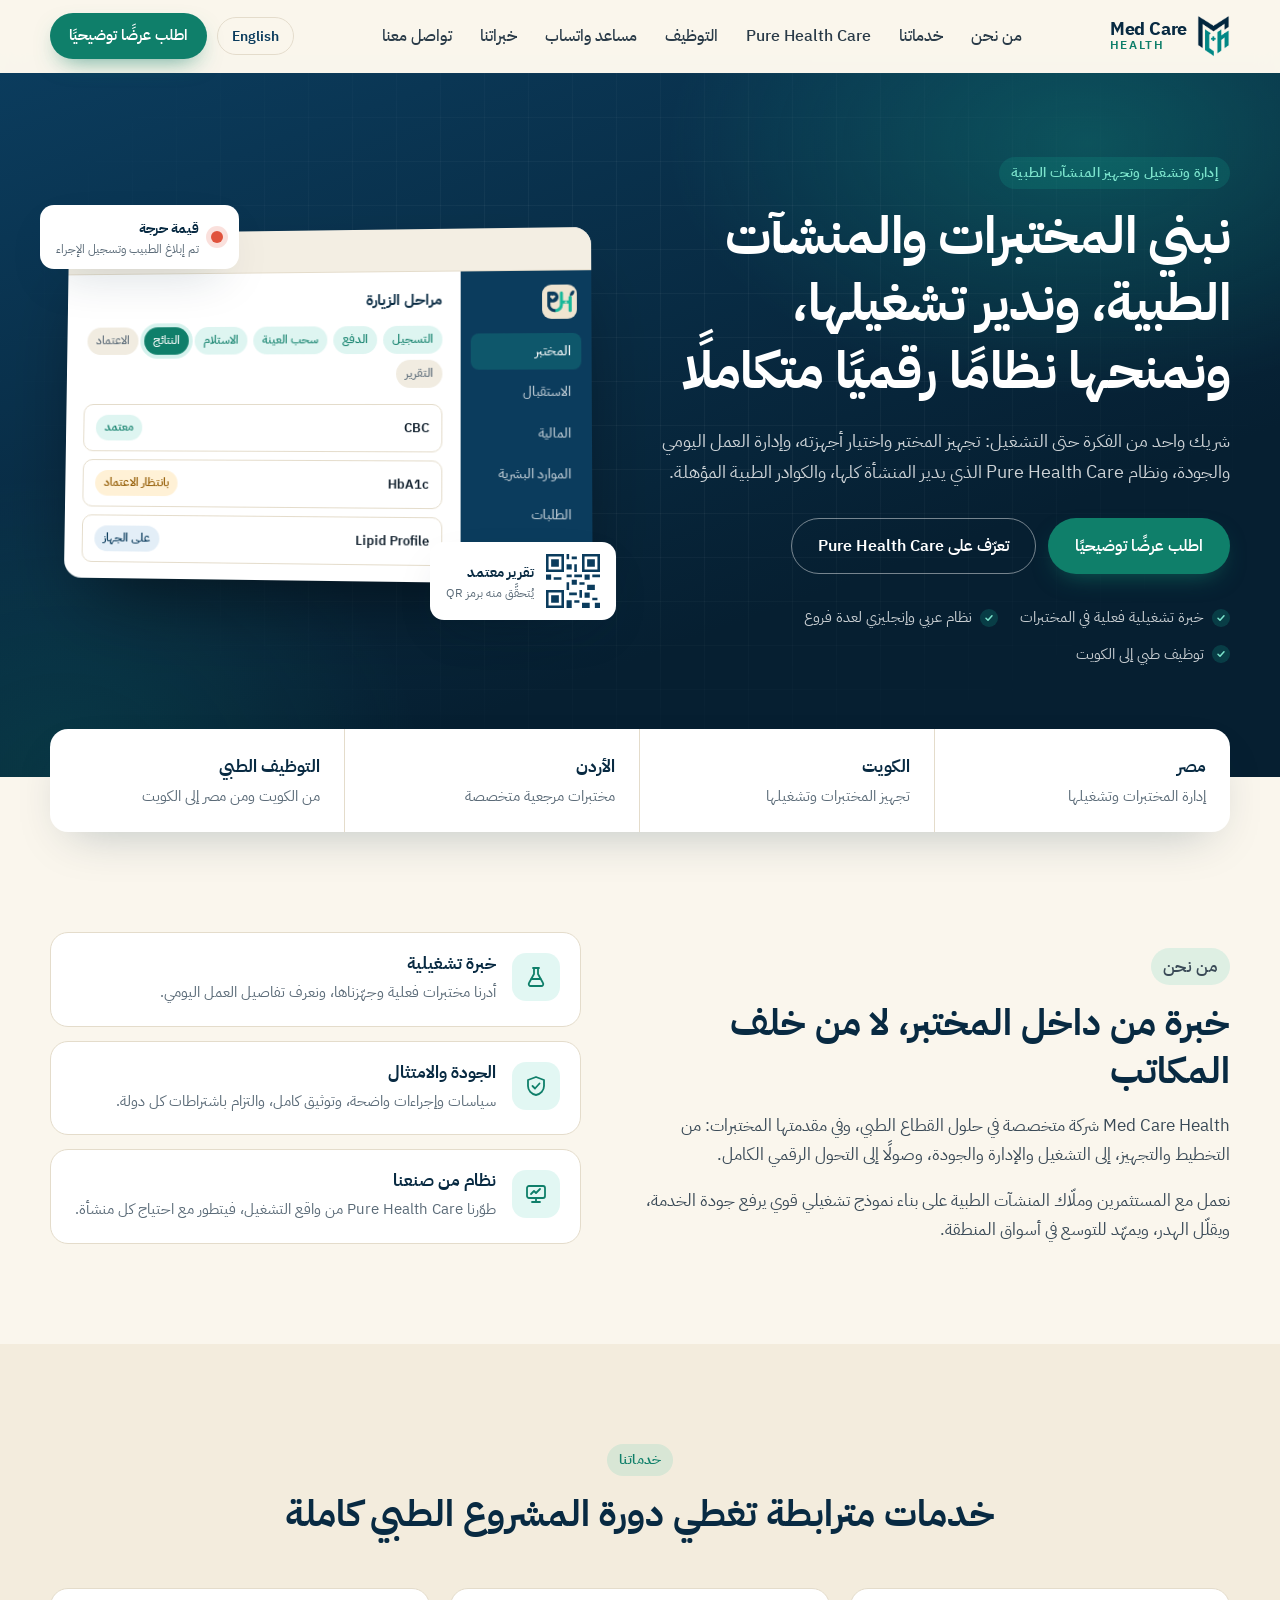
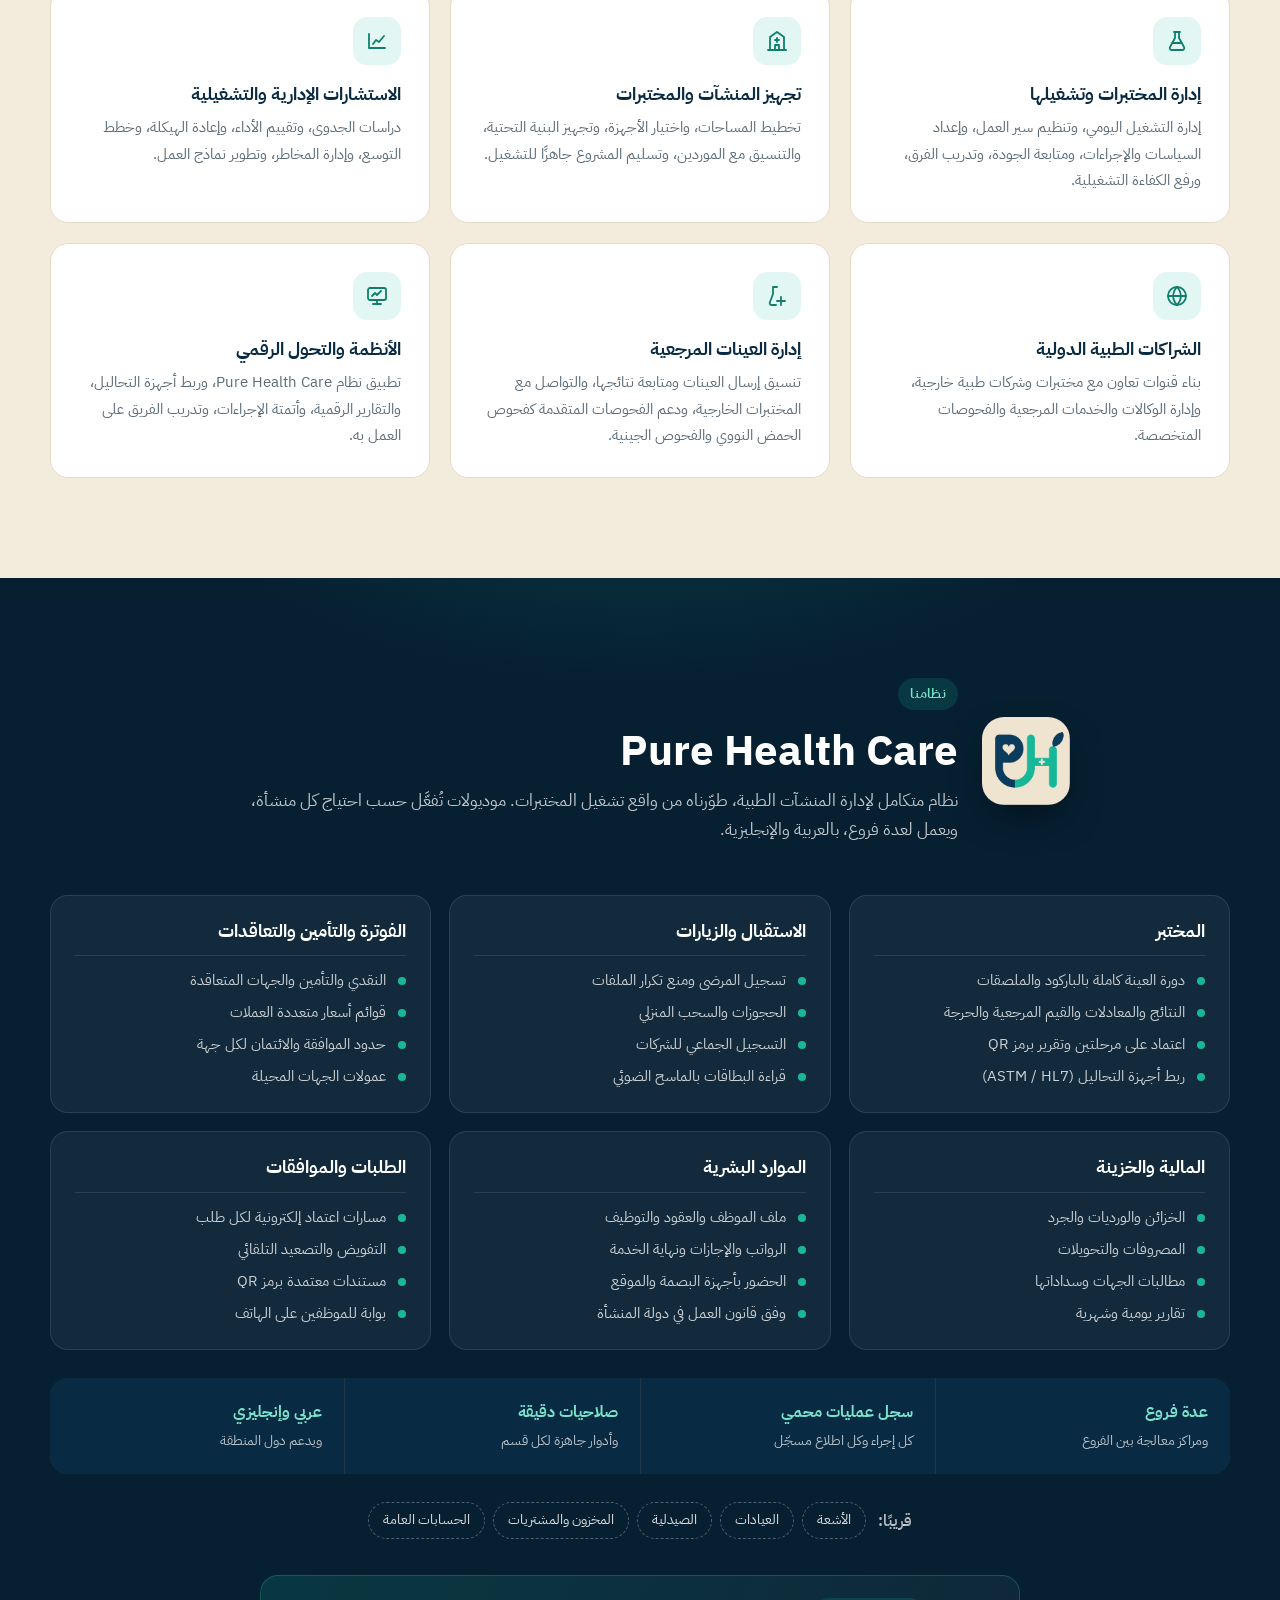
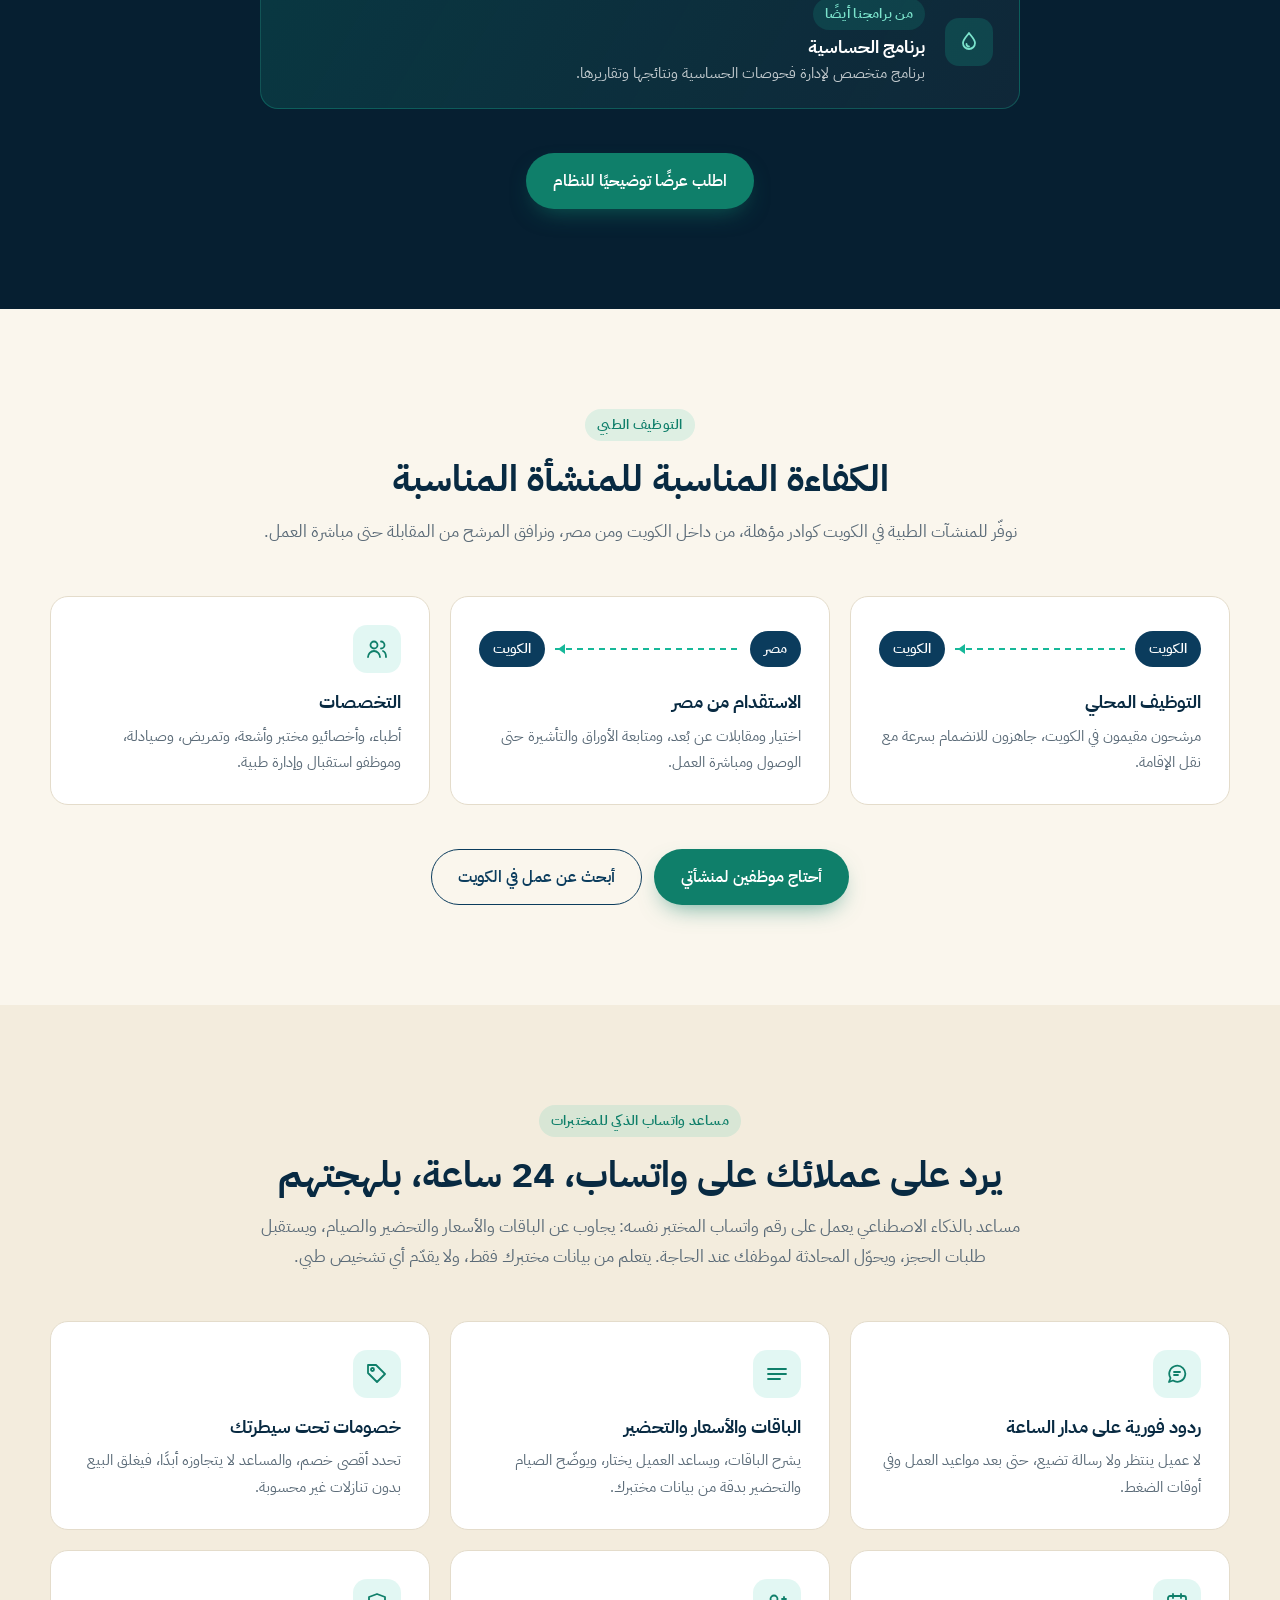
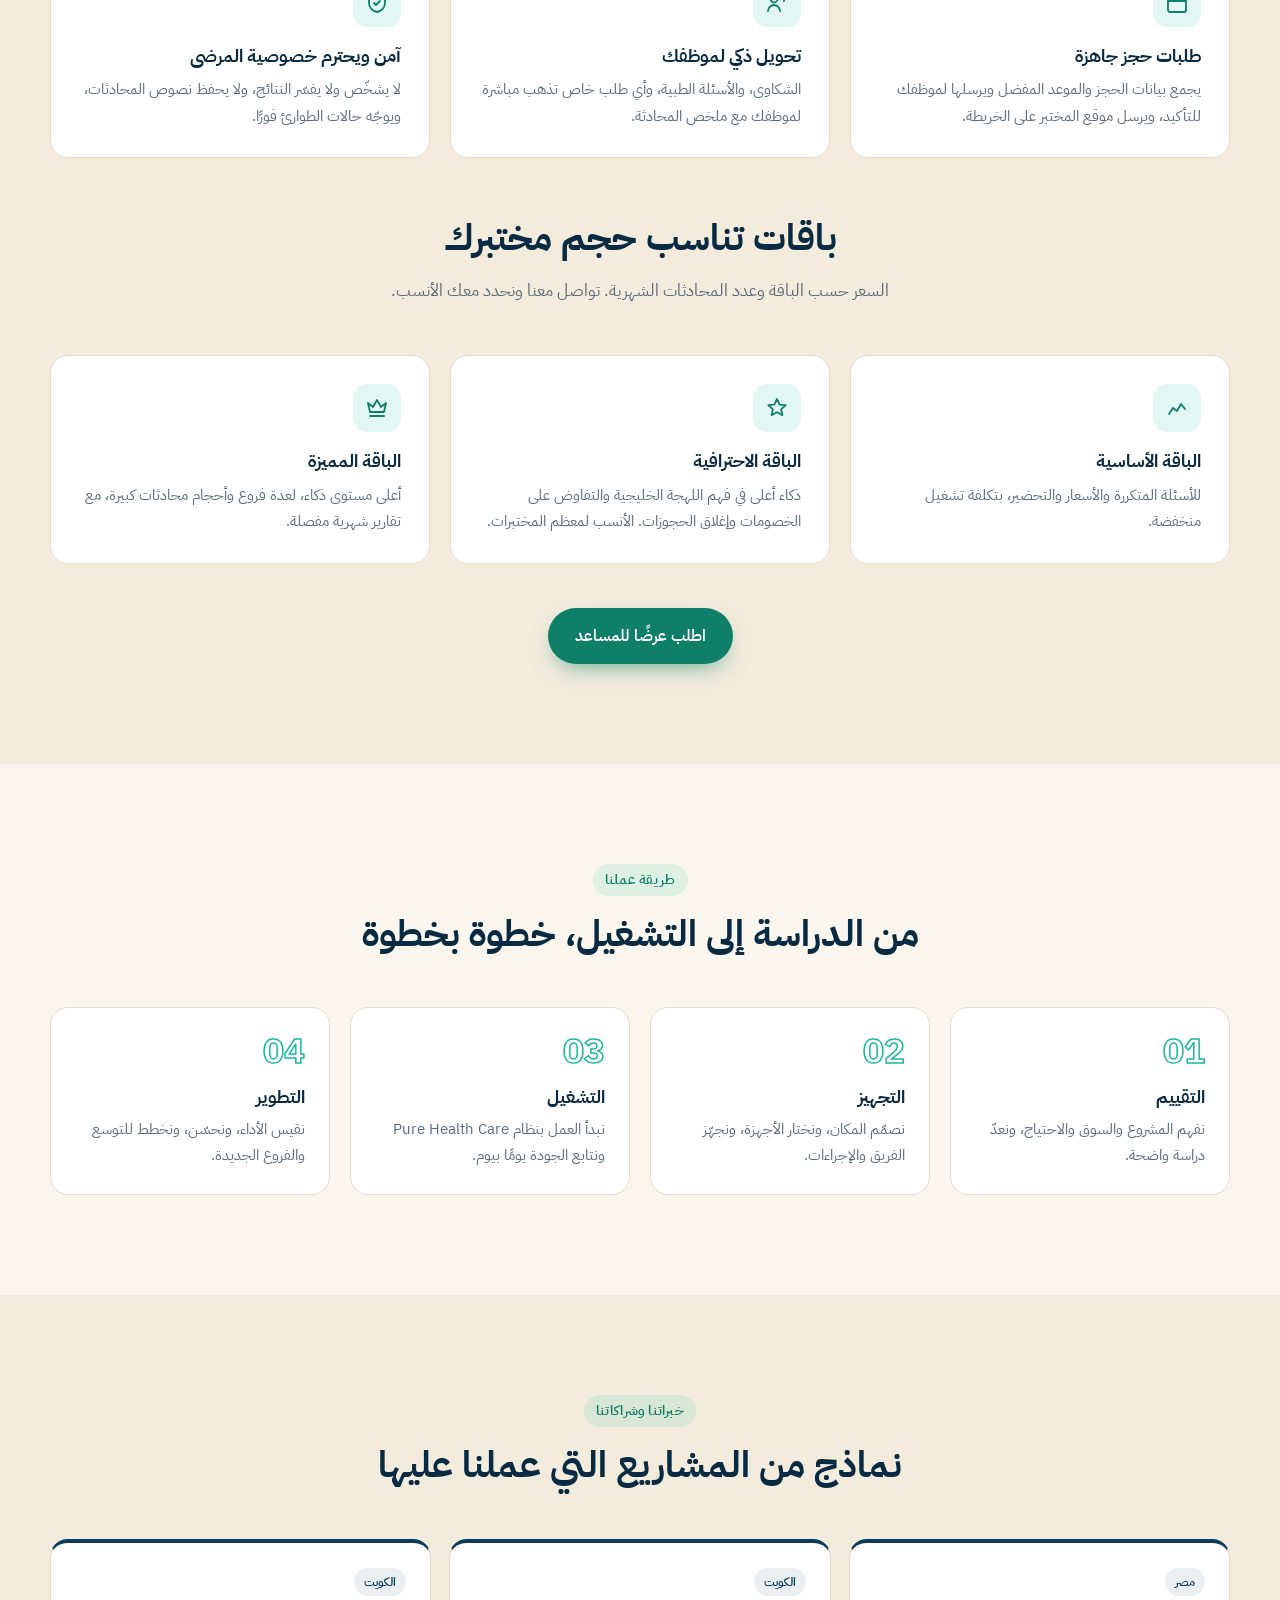
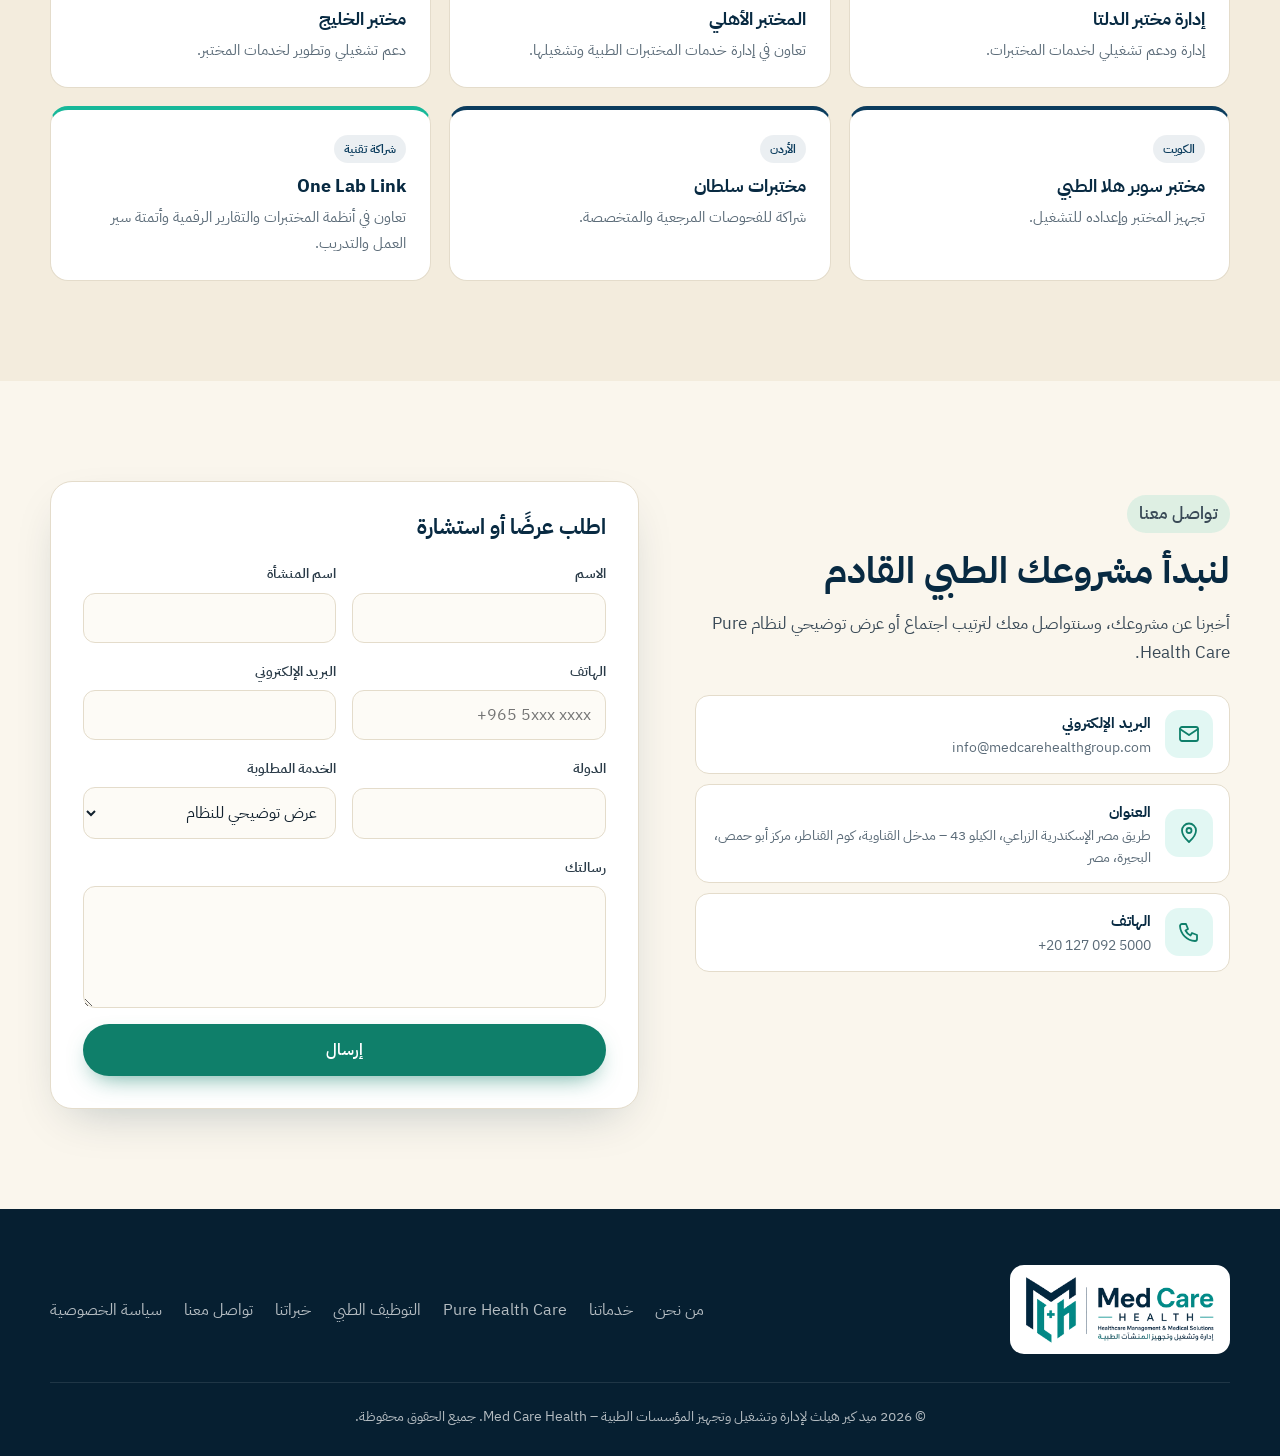
<file: index.html>
<!DOCTYPE html>
<html lang="ar" dir="rtl" data-title-en="Med Care Health | Healthcare Management &amp; Medical Solutions">
<head>
  <meta charset="UTF-8">
  <meta name="viewport" content="width=device-width, initial-scale=1">
  <meta name="facebook-domain-verification" content="0k6wmseqg111i85y0y9wa6zcna1x0x" />
  <title>Med Care Health | إدارة وتشغيل وتجهيز المنشآت الطبية</title>
  <meta name="description" content="Med Care Health: تجهيز المختبرات والمنشآت الطبية وإدارتها وتشغيلها، ونظام Pure Health Care لإدارة المنشآت الطبية. مصر والكويت والأردن.">
  <meta name="theme-color" content="#0B3C5D">
  <link rel="canonical" href="https://www.medcarehealthgroup.com/">
  <link rel="icon" type="image/png" href="img/mch-mark.png">
  <link rel="apple-touch-icon" href="img/mch-mark.png">
  <meta property="og:type" content="website">
  <meta property="og:site_name" content="Med Care Health">
  <meta property="og:title" content="Med Care Health">
  <meta property="og:description" content="نبني المختبرات والمنشآت الطبية، وندير تشغيلها، ونمنحها نظامًا رقميًا متكاملًا.">
  <meta property="og:image" content="https://www.medcarehealthgroup.com/img/mch-logo.png">
  <link rel="preconnect" href="https://fonts.googleapis.com">
  <link rel="preconnect" href="https://fonts.gstatic.com" crossorigin>
  <link href="https://fonts.googleapis.com/css2?family=IBM+Plex+Sans+Arabic:wght@400;500;600;700&display=swap" rel="stylesheet">
  <link rel="stylesheet" href="site.css">
  <script type="application/ld+json">
  {"@context":"https://schema.org","@type":"Organization","name":"Med Care Health","url":"https://www.medcarehealthgroup.com","logo":"https://www.medcarehealthgroup.com/img/mch-logo.png","legalName":"Med Care Health","email":"info@medcarehealthgroup.com","telephone":"+201270925000","address":{"@type":"PostalAddress","streetAddress":"Cairo-Alexandria Agricultural Road, KM 43 - El Qanawiya Entrance, Kom El Qanater","addressLocality":"Abu Hummus","addressRegion":"Beheira","addressCountry":"EG"},"areaServed":["EG","KW","JO"]}
  </script>
</head>
<body>

<header class="topbar" id="top">
  <div class="container nav">
    <a href="#top" class="brand" aria-label="Med Care Health">
      <img src="img/mch-mark.png" alt="" width="34" height="44">
      <span class="brand-text"><b>Med Care</b><small>Health</small></span>
    </a>
    <nav class="menu" id="menu">
      <a href="#about" data-ar="من نحن" data-en="About">من نحن</a>
      <a href="#services" data-ar="خدماتنا" data-en="Services">خدماتنا</a>
      <a href="#system" data-ar="Pure Health Care" data-en="Pure Health Care">Pure Health Care</a>
      <a href="#recruitment" data-ar="التوظيف" data-en="Recruitment">التوظيف</a>
      <a href="#whatsapp" data-ar="مساعد واتساب" data-en="WhatsApp assistant">مساعد واتساب</a>
      <a href="#experience" data-ar="خبراتنا" data-en="Experience">خبراتنا</a>
      <a href="#contact" data-ar="تواصل معنا" data-en="Contact">تواصل معنا</a>
    </nav>
    <div class="nav-actions">
      <button type="button" id="langBtn" class="lang" lang="en">English</button>
      <a href="#contact" class="btn primary small hide-sm" data-ar="اطلب عرضًا توضيحيًا" data-en="Request a demo">اطلب عرضًا توضيحيًا</a>
      <button type="button" class="burger" id="burger" aria-label="Menu" aria-expanded="false" aria-controls="menu"><span></span><span></span><span></span></button>
    </div>
  </div>
</header>

<main>
  <!-- الواجهة -->
  <section class="hero">
    <div class="hero-bg" aria-hidden="true"></div>
    <div class="container hero-inner">
      <div class="hero-copy reveal">
        <p class="eyebrow" data-ar="إدارة وتشغيل وتجهيز المنشآت الطبية" data-en="Healthcare management & medical solutions">إدارة وتشغيل وتجهيز المنشآت الطبية</p>
        <h1 data-ar="نبني المختبرات والمنشآت الطبية، وندير تشغيلها، ونمنحها نظامًا رقميًا متكاملًا"
            data-en="We build, run and digitize medical laboratories and healthcare facilities">نبني المختبرات والمنشآت الطبية، وندير تشغيلها، ونمنحها نظامًا رقميًا متكاملًا</h1>
        <p class="lead" data-ar="شريك واحد من الفكرة حتى التشغيل: تجهيز المختبر واختيار أجهزته، وإدارة العمل اليومي والجودة، ونظام Pure Health Care الذي يدير المنشأة كلها، والكوادر الطبية المؤهلة."
           data-en="One partner from idea to operation: laboratory setup and equipment, day-to-day management and quality, Pure Health Care to run the whole facility, and qualified medical staff.">شريك واحد من الفكرة حتى التشغيل: تجهيز المختبر واختيار أجهزته، وإدارة العمل اليومي والجودة، ونظام Pure Health Care الذي يدير المنشأة كلها، والكوادر الطبية المؤهلة.</p>
        <div class="actions">
          <a href="#contact" class="btn primary" data-ar="اطلب عرضًا توضيحيًا" data-en="Request a demo">اطلب عرضًا توضيحيًا</a>
          <a href="#system" class="btn ghost" data-ar="تعرّف على Pure Health Care" data-en="Discover Pure Health Care">تعرّف على Pure Health Care</a>
        </div>
        <ul class="hero-points">
          <li data-ar="خبرة تشغيلية فعلية في المختبرات" data-en="Hands-on laboratory operations experience">خبرة تشغيلية فعلية في المختبرات</li>
          <li data-ar="نظام عربي وإنجليزي لعدة فروع" data-en="Arabic & English, multi-branch system">نظام عربي وإنجليزي لعدة فروع</li>
          <li data-ar="توظيف طبي إلى الكويت" data-en="Medical recruitment to Kuwait">توظيف طبي إلى الكويت</li>
        </ul>
      </div>

      <!-- شكل توضيحي للنظام -->
      <div class="hero-visual reveal" aria-hidden="true">
        <div class="mock">
          <div class="mock-bar"><i></i><i></i><i></i><span>Pure Health Care</span></div>
          <div class="mock-body">
            <aside class="mock-side">
              <img src="img/phc-icon.png" alt="" width="34" height="34">
              <b class="on" data-ar="المختبر" data-en="Laboratory">المختبر</b>
              <b data-ar="الاستقبال" data-en="Reception">الاستقبال</b>
              <b data-ar="المالية" data-en="Finance">المالية</b>
              <b data-ar="الموارد البشرية" data-en="HR">الموارد البشرية</b>
              <b data-ar="الطلبات" data-en="Requests">الطلبات</b>
            </aside>
            <div class="mock-main">
              <p class="mock-title" data-ar="مراحل الزيارة" data-en="Visit stages">مراحل الزيارة</p>
              <ol class="stages">
                <li class="done" data-ar="التسجيل" data-en="Registration">التسجيل</li>
                <li class="done" data-ar="الدفع" data-en="Payment">الدفع</li>
                <li class="done" data-ar="سحب العينة" data-en="Collection">سحب العينة</li>
                <li class="done" data-ar="الاستلام" data-en="Receiving">الاستلام</li>
                <li class="now" data-ar="النتائج" data-en="Results">النتائج</li>
                <li data-ar="الاعتماد" data-en="Approval">الاعتماد</li>
                <li data-ar="التقرير" data-en="Report">التقرير</li>
              </ol>
              <div class="mock-rows">
                <div><span>CBC</span><em class="ok" data-ar="معتمد" data-en="Approved">معتمد</em></div>
                <div><span>HbA1c</span><em class="warn" data-ar="بانتظار الاعتماد" data-en="Awaiting approval">بانتظار الاعتماد</em></div>
                <div><span>Lipid Profile</span><em class="run" data-ar="على الجهاز" data-en="On analyzer">على الجهاز</em></div>
              </div>
            </div>
          </div>
        </div>
        <div class="float-card qr-card">
          <svg viewBox="0 0 21 21" width="54" height="54"><path fill="currentColor" d="M0 0h7v7H0zM1 1v5h5V1zM2 2h3v3H2zM14 0h7v7h-7zm1 1v5h5V1zm1 1h3v3h-3zM0 14h7v7H0zm1 1v5h5v-5zm1 1h3v3H2zM8 0h1v2H8zm2 1h2v1h-2zm-2 3h2v2H8zm3 0h1v3h-1zM8 8h2v1H8zm3 0h3v1h-3zm4 0h2v2h-2zm3 0h3v1h-3zM0 8h2v2H0zm3 1h3v1H3zm5 2h1v3H8zm2-1h2v2h-2zm3 1h2v1h-2zm3 1h3v2h-3zM9 15h3v1H9zm4-1h1v3h-1zm2 1h2v2h-2zm3 2h2v1h-2zM8 18h2v3H8zm3 0h2v1h-2zm3 1h3v2h-3zm5 0h2v2h-2z"/></svg>
          <div><b data-ar="تقرير معتمد" data-en="Verified report">تقرير معتمد</b><small data-ar="يُتحقَّق منه برمز QR" data-en="Verifiable by QR code">يُتحقَّق منه برمز QR</small></div>
        </div>
        <div class="float-card alert-card">
          <span class="dot"></span>
          <div><b data-ar="قيمة حرجة" data-en="Critical value">قيمة حرجة</b><small data-ar="تم إبلاغ الطبيب وتسجيل الإجراء" data-en="Doctor notified, action logged">تم إبلاغ الطبيب وتسجيل الإجراء</small></div>
        </div>
      </div>
    </div>
  </section>

  <!-- الدول -->
  <section class="strip">
    <div class="container strip-grid">
      <div class="reveal"><strong data-ar="مصر" data-en="Egypt">مصر</strong><span data-ar="إدارة المختبرات وتشغيلها" data-en="Laboratory management & operations">إدارة المختبرات وتشغيلها</span></div>
      <div class="reveal"><strong data-ar="الكويت" data-en="Kuwait">الكويت</strong><span data-ar="تجهيز المختبرات وتشغيلها" data-en="Laboratory setup & operations">تجهيز المختبرات وتشغيلها</span></div>
      <div class="reveal"><strong data-ar="الأردن" data-en="Jordan">الأردن</strong><span data-ar="مختبرات مرجعية متخصصة" data-en="Specialized reference laboratories">مختبرات مرجعية متخصصة</span></div>
      <div class="reveal"><strong data-ar="التوظيف الطبي" data-en="Recruitment">التوظيف الطبي</strong><span data-ar="من الكويت ومن مصر إلى الكويت" data-en="Kuwait and Egypt to Kuwait">من الكويت ومن مصر إلى الكويت</span></div>
    </div>
  </section>

  <!-- من نحن -->
  <section id="about" class="section">
    <div class="container about">
      <div class="reveal">
        <p class="eyebrow" data-ar="من نحن" data-en="Who we are">من نحن</p>
        <h2 data-ar="خبرة من داخل المختبر، لا من خلف المكاتب" data-en="Experience from inside the lab, not behind a desk">خبرة من داخل المختبر، لا من خلف المكاتب</h2>
        <p data-ar="Med Care Health شركة متخصصة في حلول القطاع الطبي، وفي مقدمتها المختبرات: من التخطيط والتجهيز، إلى التشغيل والإدارة والجودة، وصولًا إلى التحول الرقمي الكامل."
           data-en="Med Care Health specializes in healthcare solutions, laboratories first: from planning and setup to operation, management and quality, all the way to full digital transformation.">Med Care Health شركة متخصصة في حلول القطاع الطبي، وفي مقدمتها المختبرات: من التخطيط والتجهيز، إلى التشغيل والإدارة والجودة، وصولًا إلى التحول الرقمي الكامل.</p>
        <p data-ar="نعمل مع المستثمرين وملّاك المنشآت الطبية على بناء نموذج تشغيلي قوي يرفع جودة الخدمة، ويقلّل الهدر، ويمهّد للتوسع في أسواق المنطقة."
           data-en="We work with investors and facility owners to build a strong operating model that raises service quality, reduces waste and prepares for expansion across the region.">نعمل مع المستثمرين وملّاك المنشآت الطبية على بناء نموذج تشغيلي قوي يرفع جودة الخدمة، ويقلّل الهدر، ويمهّد للتوسع في أسواق المنطقة.</p>
      </div>
      <div class="values">
        <div class="value reveal">
          <span class="ic"><svg viewBox="0 0 24 24"><path d="M9 3h6M10 3v6l-5 9a2 2 0 0 0 2 3h10a2 2 0 0 0 2-3l-5-9V3"/><path d="M7.5 14h9"/></svg></span>
          <div><h3 data-ar="خبرة تشغيلية" data-en="Operational expertise">خبرة تشغيلية</h3><p data-ar="أدرنا مختبرات فعلية وجهّزناها، ونعرف تفاصيل العمل اليومي." data-en="We have run and set up real laboratories and know the daily details.">أدرنا مختبرات فعلية وجهّزناها، ونعرف تفاصيل العمل اليومي.</p></div>
        </div>
        <div class="value reveal">
          <span class="ic"><svg viewBox="0 0 24 24"><path d="M12 3l8 3v6c0 4.5-3.4 8.3-8 9-4.6-.7-8-4.5-8-9V6z"/><path d="M8.5 12l2.5 2.5 4.5-5"/></svg></span>
          <div><h3 data-ar="الجودة والامتثال" data-en="Quality & compliance">الجودة والامتثال</h3><p data-ar="سياسات وإجراءات واضحة، وتوثيق كامل، والتزام باشتراطات كل دولة." data-en="Clear policies and procedures, full documentation and local regulatory compliance.">سياسات وإجراءات واضحة، وتوثيق كامل، والتزام باشتراطات كل دولة.</p></div>
        </div>
        <div class="value reveal">
          <span class="ic"><svg viewBox="0 0 24 24"><rect x="3" y="4" width="18" height="12" rx="2"/><path d="M8 20h8M12 16v4M7 12l3-3 2 2 4-4"/></svg></span>
          <div><h3 data-ar="نظام من صنعنا" data-en="Our own system">نظام من صنعنا</h3><p data-ar="طوّرنا Pure Health Care من واقع التشغيل، فيتطور مع احتياج كل منشأة." data-en="We built Pure Health Care from real operations, so it evolves with each facility's needs.">طوّرنا Pure Health Care من واقع التشغيل، فيتطور مع احتياج كل منشأة.</p></div>
        </div>
      </div>
    </div>
  </section>

  <!-- الخدمات -->
  <section id="services" class="section tint">
    <div class="container">
      <div class="head reveal">
        <p class="eyebrow" data-ar="خدماتنا" data-en="Our services">خدماتنا</p>
        <h2 data-ar="خدمات مترابطة تغطي دورة المشروع الطبي كاملة" data-en="Connected services covering the full healthcare project cycle">خدمات مترابطة تغطي دورة المشروع الطبي كاملة</h2>
      </div>
      <div class="cards">
        <article class="card reveal">
          <span class="ic"><svg viewBox="0 0 24 24"><path d="M9 3h6M10 3v6l-5 9a2 2 0 0 0 2 3h10a2 2 0 0 0 2-3l-5-9V3"/><path d="M7.5 14h9"/></svg></span>
          <h3 data-ar="إدارة المختبرات وتشغيلها" data-en="Laboratory management & operations">إدارة المختبرات وتشغيلها</h3>
          <p data-ar="إدارة التشغيل اليومي، وتنظيم سير العمل، وإعداد السياسات والإجراءات، ومتابعة الجودة، وتدريب الفرق، ورفع الكفاءة التشغيلية." data-en="Daily operations, workflow design, SOPs, quality follow-up, team training and operational efficiency.">إدارة التشغيل اليومي، وتنظيم سير العمل، وإعداد السياسات والإجراءات، ومتابعة الجودة، وتدريب الفرق، ورفع الكفاءة التشغيلية.</p>
        </article>
        <article class="card reveal">
          <span class="ic"><svg viewBox="0 0 24 24"><path d="M3 21h18M5 21V8l7-5 7 5v13"/><path d="M10 21v-5h4v5M10 11h4M12 9v4"/></svg></span>
          <h3 data-ar="تجهيز المنشآت والمختبرات" data-en="Facility & laboratory setup">تجهيز المنشآت والمختبرات</h3>
          <p data-ar="تخطيط المساحات، واختيار الأجهزة، وتجهيز البنية التحتية، والتنسيق مع الموردين، وتسليم المشروع جاهزًا للتشغيل." data-en="Space planning, equipment selection, infrastructure, supplier coordination and a ready-to-operate handover.">تخطيط المساحات، واختيار الأجهزة، وتجهيز البنية التحتية، والتنسيق مع الموردين، وتسليم المشروع جاهزًا للتشغيل.</p>
        </article>
        <article class="card reveal">
          <span class="ic"><svg viewBox="0 0 24 24"><path d="M4 19V5M4 19h16"/><path d="M8 15l3-4 3 2 5-6"/></svg></span>
          <h3 data-ar="الاستشارات الإدارية والتشغيلية" data-en="Management & operational consulting">الاستشارات الإدارية والتشغيلية</h3>
          <p data-ar="دراسات الجدوى، وتقييم الأداء، وإعادة الهيكلة، وخطط التوسع، وإدارة المخاطر، وتطوير نماذج العمل." data-en="Feasibility studies, performance reviews, restructuring, expansion plans, risk management and operating models.">دراسات الجدوى، وتقييم الأداء، وإعادة الهيكلة، وخطط التوسع، وإدارة المخاطر، وتطوير نماذج العمل.</p>
        </article>
        <article class="card reveal">
          <span class="ic"><svg viewBox="0 0 24 24"><circle cx="12" cy="12" r="9"/><path d="M3 12h18M12 3c2.5 2.6 3.8 5.6 3.8 9S14.5 18.4 12 21c-2.5-2.6-3.8-5.6-3.8-9S9.5 5.6 12 3z"/></svg></span>
          <h3 data-ar="الشراكات الطبية الدولية" data-en="International medical partnerships">الشراكات الطبية الدولية</h3>
          <p data-ar="بناء قنوات تعاون مع مختبرات وشركات طبية خارجية، وإدارة الوكالات والخدمات المرجعية والفحوصات المتخصصة." data-en="Collaboration with external laboratories and medical companies, agencies, reference services and specialized tests.">بناء قنوات تعاون مع مختبرات وشركات طبية خارجية، وإدارة الوكالات والخدمات المرجعية والفحوصات المتخصصة.</p>
        </article>
        <article class="card reveal">
          <span class="ic"><svg viewBox="0 0 24 24"><path d="M8 3v7l-3 8a2 2 0 0 0 2 3h4M8 3h4M16 13v8M12 17h8"/></svg></span>
          <h3 data-ar="إدارة العينات المرجعية" data-en="Reference sample management">إدارة العينات المرجعية</h3>
          <p data-ar="تنسيق إرسال العينات ومتابعة نتائجها، والتواصل مع المختبرات الخارجية، ودعم الفحوصات المتقدمة كفحوص الحمض النووي والفحوص الجينية." data-en="Sample referral and result follow-up, liaison with external labs, and support for advanced DNA and genetic testing.">تنسيق إرسال العينات ومتابعة نتائجها، والتواصل مع المختبرات الخارجية، ودعم الفحوصات المتقدمة كفحوص الحمض النووي والفحوص الجينية.</p>
        </article>
        <article class="card reveal">
          <span class="ic"><svg viewBox="0 0 24 24"><rect x="3" y="4" width="18" height="12" rx="2"/><path d="M8 20h8M12 16v4M7 12l3-3 2 2 4-4"/></svg></span>
          <h3 data-ar="الأنظمة والتحول الرقمي" data-en="Systems & digital transformation">الأنظمة والتحول الرقمي</h3>
          <p data-ar="تطبيق نظام Pure Health Care، وربط أجهزة التحاليل، والتقارير الرقمية، وأتمتة الإجراءات، وتدريب الفريق على العمل به." data-en="Pure Health Care rollout, analyzer integration, digital reports, process automation and staff training.">تطبيق نظام Pure Health Care، وربط أجهزة التحاليل، والتقارير الرقمية، وأتمتة الإجراءات، وتدريب الفريق على العمل به.</p>
        </article>
      </div>
    </div>
  </section>

  <!-- النظام -->
  <section id="system" class="section dark">
    <div class="container">
      <div class="system-head reveal">
        <img src="img/phc-icon.png" alt="Pure Health Care" width="72" height="72" class="phc-icon">
        <div>
          <p class="eyebrow light" data-ar="نظامنا" data-en="Our system">نظامنا</p>
          <h2>Pure Health Care</h2>
          <p class="sub" data-ar="نظام متكامل لإدارة المنشآت الطبية، طوّرناه من واقع تشغيل المختبرات. موديولات تُفعَّل حسب احتياج كل منشأة، ويعمل لعدة فروع، بالعربية والإنجليزية."
             data-en="An integrated healthcare management system built from real laboratory operations. Modules are enabled per facility, it runs across branches, in Arabic and English.">نظام متكامل لإدارة المنشآت الطبية، طوّرناه من واقع تشغيل المختبرات. موديولات تُفعَّل حسب احتياج كل منشأة، ويعمل لعدة فروع، بالعربية والإنجليزية.</p>
        </div>
      </div>

      <div class="modules">
        <article class="module reveal">
          <h3 data-ar="المختبر" data-en="Laboratory (LIS)">المختبر</h3>
          <ul>
            <li data-ar="دورة العينة كاملة بالباركود والملصقات" data-en="Full sample cycle with barcodes and labels">دورة العينة كاملة بالباركود والملصقات</li>
            <li data-ar="النتائج والمعادلات والقيم المرجعية والحرجة" data-en="Results, formulas, reference and critical values">النتائج والمعادلات والقيم المرجعية والحرجة</li>
            <li data-ar="اعتماد على مرحلتين وتقرير برمز QR" data-en="Two-step approval and QR-verified reports">اعتماد على مرحلتين وتقرير برمز QR</li>
            <li data-ar="ربط أجهزة التحاليل (ASTM / HL7)" data-en="Analyzer integration (ASTM / HL7)">ربط أجهزة التحاليل (ASTM / HL7)</li>
          </ul>
        </article>
        <article class="module reveal">
          <h3 data-ar="الاستقبال والزيارات" data-en="Reception & visits">الاستقبال والزيارات</h3>
          <ul>
            <li data-ar="تسجيل المرضى ومنع تكرار الملفات" data-en="Patient registration with duplicate prevention">تسجيل المرضى ومنع تكرار الملفات</li>
            <li data-ar="الحجوزات والسحب المنزلي" data-en="Bookings and home collection">الحجوزات والسحب المنزلي</li>
            <li data-ar="التسجيل الجماعي للشركات" data-en="Bulk registration for companies">التسجيل الجماعي للشركات</li>
            <li data-ar="قراءة البطاقات بالماسح الضوئي" data-en="ID and insurance card scanning">قراءة البطاقات بالماسح الضوئي</li>
          </ul>
        </article>
        <article class="module reveal">
          <h3 data-ar="الفوترة والتأمين والتعاقدات" data-en="Billing, insurance & contracts">الفوترة والتأمين والتعاقدات</h3>
          <ul>
            <li data-ar="النقدي والتأمين والجهات المتعاقدة" data-en="Cash, insurance and contracted payers">النقدي والتأمين والجهات المتعاقدة</li>
            <li data-ar="قوائم أسعار متعددة العملات" data-en="Multi-currency price lists">قوائم أسعار متعددة العملات</li>
            <li data-ar="حدود الموافقة والائتمان لكل جهة" data-en="Approval and credit limits per payer">حدود الموافقة والائتمان لكل جهة</li>
            <li data-ar="عمولات الجهات المحيلة" data-en="Referrer commissions">عمولات الجهات المحيلة</li>
          </ul>
        </article>
        <article class="module reveal">
          <h3 data-ar="المالية والخزينة" data-en="Finance & treasury">المالية والخزينة</h3>
          <ul>
            <li data-ar="الخزائن والورديات والجرد" data-en="Cash boxes, shifts and cash counts">الخزائن والورديات والجرد</li>
            <li data-ar="المصروفات والتحويلات" data-en="Expenses and transfers">المصروفات والتحويلات</li>
            <li data-ar="مطالبات الجهات وسداداتها" data-en="Payer claims and settlements">مطالبات الجهات وسداداتها</li>
            <li data-ar="تقارير يومية وشهرية" data-en="Daily and monthly reports">تقارير يومية وشهرية</li>
          </ul>
        </article>
        <article class="module reveal">
          <h3 data-ar="الموارد البشرية" data-en="Human resources">الموارد البشرية</h3>
          <ul>
            <li data-ar="ملف الموظف والعقود والتوظيف" data-en="Employee files, contracts and recruitment">ملف الموظف والعقود والتوظيف</li>
            <li data-ar="الرواتب والإجازات ونهاية الخدمة" data-en="Payroll, leave and end of service">الرواتب والإجازات ونهاية الخدمة</li>
            <li data-ar="الحضور بأجهزة البصمة والموقع" data-en="Attendance by biometric devices and location">الحضور بأجهزة البصمة والموقع</li>
            <li data-ar="وفق قانون العمل في دولة المنشأة" data-en="Aligned with the local labor law">وفق قانون العمل في دولة المنشأة</li>
          </ul>
        </article>
        <article class="module reveal">
          <h3 data-ar="الطلبات والموافقات" data-en="Requests & approvals">الطلبات والموافقات</h3>
          <ul>
            <li data-ar="مسارات اعتماد إلكترونية لكل طلب" data-en="Electronic approval workflows">مسارات اعتماد إلكترونية لكل طلب</li>
            <li data-ar="التفويض والتصعيد التلقائي" data-en="Delegation and automatic escalation">التفويض والتصعيد التلقائي</li>
            <li data-ar="مستندات معتمدة برمز QR" data-en="QR-verified official documents">مستندات معتمدة برمز QR</li>
            <li data-ar="بوابة للموظفين على الهاتف" data-en="Mobile employee portal">بوابة للموظفين على الهاتف</li>
          </ul>
        </article>
      </div>

      <div class="features reveal">
        <div><b data-ar="عدة فروع" data-en="Multi-branch">عدة فروع</b><span data-ar="ومراكز معالجة بين الفروع" data-en="with inter-branch processing">ومراكز معالجة بين الفروع</span></div>
        <div><b data-ar="سجل عمليات محمي" data-en="Protected audit log">سجل عمليات محمي</b><span data-ar="كل إجراء وكل اطلاع مسجّل" data-en="every action and access recorded">كل إجراء وكل اطلاع مسجّل</span></div>
        <div><b data-ar="صلاحيات دقيقة" data-en="Fine-grained permissions">صلاحيات دقيقة</b><span data-ar="وأدوار جاهزة لكل قسم" data-en="with ready roles per department">وأدوار جاهزة لكل قسم</span></div>
        <div><b data-ar="عربي وإنجليزي" data-en="Arabic & English">عربي وإنجليزي</b><span data-ar="ويدعم دول المنطقة" data-en="ready for regional countries">ويدعم دول المنطقة</span></div>
      </div>

      <div class="soon reveal">
        <span data-ar="قريبًا:" data-en="Coming soon:">قريبًا:</span>
        <em data-ar="الأشعة" data-en="Radiology">الأشعة</em>
        <em data-ar="العيادات" data-en="Clinics">العيادات</em>
        <em data-ar="الصيدلية" data-en="Pharmacy">الصيدلية</em>
        <em data-ar="المخزون والمشتريات" data-en="Inventory & purchasing">المخزون والمشتريات</em>
        <em data-ar="الحسابات العامة" data-en="General accounting">الحسابات العامة</em>
      </div>

      <div class="other-product reveal">
        <span class="ic"><svg viewBox="0 0 24 24"><path d="M12 3c-3 4-6 6.5-6 10a6 6 0 0 0 12 0c0-3.5-3-6-6-10z"/><path d="M9.5 14a2.5 2.5 0 0 0 2.5 2.5"/></svg></span>
        <div>
          <p class="eyebrow light" data-ar="من برامجنا أيضًا" data-en="Also from us">من برامجنا أيضًا</p>
          <h3 data-ar="برنامج الحساسية" data-en="Allergy Program">برنامج الحساسية</h3>
          <p data-ar="برنامج متخصص لإدارة فحوصات الحساسية ونتائجها وتقاريرها." data-en="A dedicated program for managing allergy tests, results and reports.">برنامج متخصص لإدارة فحوصات الحساسية ونتائجها وتقاريرها.</p>
        </div>
      </div>

      <div class="center reveal">
        <a href="#contact" class="btn primary" data-ar="اطلب عرضًا توضيحيًا للنظام" data-en="Request a system demo">اطلب عرضًا توضيحيًا للنظام</a>
      </div>
    </div>
  </section>

  <!-- التوظيف -->
  <section id="recruitment" class="section">
    <div class="container">
      <div class="head reveal">
        <p class="eyebrow" data-ar="التوظيف الطبي" data-en="Medical recruitment">التوظيف الطبي</p>
        <h2 data-ar="الكفاءة المناسبة للمنشأة المناسبة" data-en="The right talent for the right facility">الكفاءة المناسبة للمنشأة المناسبة</h2>
        <p class="head-sub" data-ar="نوفّر للمنشآت الطبية في الكويت كوادر مؤهلة، من داخل الكويت ومن مصر، ونرافق المرشح من المقابلة حتى مباشرة العمل." data-en="We provide Kuwaiti healthcare facilities with qualified staff, from within Kuwait and from Egypt, and support candidates from interview to day one.">نوفّر للمنشآت الطبية في الكويت كوادر مؤهلة، من داخل الكويت ومن مصر، ونرافق المرشح من المقابلة حتى مباشرة العمل.</p>
      </div>
      <div class="tracks">
        <article class="track reveal">
          <div class="route"><b data-ar="الكويت" data-en="Kuwait">الكويت</b><i></i><b data-ar="الكويت" data-en="Kuwait">الكويت</b></div>
          <h3 data-ar="التوظيف المحلي" data-en="Local recruitment">التوظيف المحلي</h3>
          <p data-ar="مرشحون مقيمون في الكويت، جاهزون للانضمام بسرعة مع نقل الإقامة." data-en="Kuwait-based candidates ready to join quickly with residency transfer.">مرشحون مقيمون في الكويت، جاهزون للانضمام بسرعة مع نقل الإقامة.</p>
        </article>
        <article class="track reveal">
          <div class="route"><b data-ar="مصر" data-en="Egypt">مصر</b><i></i><b data-ar="الكويت" data-en="Kuwait">الكويت</b></div>
          <h3 data-ar="الاستقدام من مصر" data-en="Recruitment from Egypt">الاستقدام من مصر</h3>
          <p data-ar="اختيار ومقابلات عن بُعد، ومتابعة الأوراق والتأشيرة حتى الوصول ومباشرة العمل." data-en="Selection and remote interviews, with paperwork and visa follow-up until arrival and start.">اختيار ومقابلات عن بُعد، ومتابعة الأوراق والتأشيرة حتى الوصول ومباشرة العمل.</p>
        </article>
        <article class="track reveal">
          <span class="ic"><svg viewBox="0 0 24 24"><circle cx="9" cy="8" r="3.5"/><path d="M3 20c0-3.3 2.7-6 6-6s6 2.7 6 6M16 4.5a3.5 3.5 0 0 1 0 7M18 14c2 .8 3 2.8 3 6"/></svg></span>
          <h3 data-ar="التخصصات" data-en="Specialties">التخصصات</h3>
          <p data-ar="أطباء، وأخصائيو مختبر وأشعة، وتمريض، وصيادلة، وموظفو استقبال وإدارة طبية." data-en="Doctors, lab and radiology specialists, nurses, pharmacists, reception and medical admin staff.">أطباء، وأخصائيو مختبر وأشعة، وتمريض، وصيادلة، وموظفو استقبال وإدارة طبية.</p>
        </article>
      </div>
      <div class="center reveal two-btns">
        <a href="#contact" class="btn primary" data-pick="Recruitment-Facility" data-ar="أحتاج موظفين لمنشأتي" data-en="I need staff for my facility">أحتاج موظفين لمنشأتي</a>
        <a href="#contact" class="btn ghost dark-text" data-pick="Recruitment-Candidate" data-ar="أبحث عن عمل في الكويت" data-en="I'm looking for a job in Kuwait">أبحث عن عمل في الكويت</a>
      </div>
    </div>
  </section>

  <!-- مساعد واتساب الذكي -->
  <section id="whatsapp" class="section tint">
    <div class="container">
      <div class="head reveal">
        <p class="eyebrow" data-ar="مساعد واتساب الذكي للمختبرات" data-en="Smart WhatsApp assistant for labs">مساعد واتساب الذكي للمختبرات</p>
        <h2 data-ar="يرد على عملائك على واتساب، 24 ساعة، بلهجتهم" data-en="Answers your customers on WhatsApp, 24/7, in their own dialect">يرد على عملائك على واتساب، 24 ساعة، بلهجتهم</h2>
        <p class="head-sub" data-ar="مساعد بالذكاء الاصطناعي يعمل على رقم واتساب المختبر نفسه: يجاوب عن الباقات والأسعار والتحضير والصيام، ويستقبل طلبات الحجز، ويحوّل المحادثة لموظفك عند الحاجة. يتعلم من بيانات مختبرك فقط، ولا يقدّم أي تشخيص طبي." data-en="An AI assistant on your lab's own WhatsApp number: it answers about packages, prices, preparation and fasting, takes booking requests, and hands the chat to your staff when needed. It answers only from your lab's data and never gives medical diagnoses.">مساعد بالذكاء الاصطناعي يعمل على رقم واتساب المختبر نفسه: يجاوب عن الباقات والأسعار والتحضير والصيام، ويستقبل طلبات الحجز، ويحوّل المحادثة لموظفك عند الحاجة. يتعلم من بيانات مختبرك فقط، ولا يقدّم أي تشخيص طبي.</p>
      </div>
      <div class="cards">
        <article class="card reveal">
          <span class="ic"><svg viewBox="0 0 24 24"><path d="M4 20l1.5-4A8 8 0 1 1 8 18.5z"/><path d="M9 10h6M9 13h4"/></svg></span>
          <h3 data-ar="ردود فورية على مدار الساعة" data-en="Instant replies, around the clock">ردود فورية على مدار الساعة</h3>
          <p data-ar="لا عميل ينتظر ولا رسالة تضيع، حتى بعد مواعيد العمل وفي أوقات الضغط." data-en="No customer waits and no message is lost, even after hours and at peak times.">لا عميل ينتظر ولا رسالة تضيع، حتى بعد مواعيد العمل وفي أوقات الضغط.</p>
        </article>
        <article class="card reveal">
          <span class="ic"><svg viewBox="0 0 24 24"><path d="M3 7h18M3 12h18M3 17h12"/></svg></span>
          <h3 data-ar="الباقات والأسعار والتحضير" data-en="Packages, prices and preparation">الباقات والأسعار والتحضير</h3>
          <p data-ar="يشرح الباقات، ويساعد العميل يختار، ويوضّح الصيام والتحضير بدقة من بيانات مختبرك." data-en="Explains packages, helps customers choose, and gives exact fasting and preparation instructions from your data.">يشرح الباقات، ويساعد العميل يختار، ويوضّح الصيام والتحضير بدقة من بيانات مختبرك.</p>
        </article>
        <article class="card reveal">
          <span class="ic"><svg viewBox="0 0 24 24"><path d="M20 12l-8 8-9-9V3h8z"/><circle cx="7.5" cy="7.5" r="1.5"/></svg></span>
          <h3 data-ar="خصومات تحت سيطرتك" data-en="Discounts under your control">خصومات تحت سيطرتك</h3>
          <p data-ar="تحدد أقصى خصم، والمساعد لا يتجاوزه أبدًا، فيغلق البيع بدون تنازلات غير محسوبة." data-en="You set the maximum discount and the assistant never exceeds it, closing sales without costly concessions.">تحدد أقصى خصم، والمساعد لا يتجاوزه أبدًا، فيغلق البيع بدون تنازلات غير محسوبة.</p>
        </article>
        <article class="card reveal">
          <span class="ic"><svg viewBox="0 0 24 24"><rect x="3" y="5" width="18" height="16" rx="2"/><path d="M3 10h18M8 3v4M16 3v4"/></svg></span>
          <h3 data-ar="طلبات حجز جاهزة" data-en="Ready booking requests">طلبات حجز جاهزة</h3>
          <p data-ar="يجمع بيانات الحجز والموعد المفضل ويرسلها لموظفك للتأكيد، ويرسل موقع المختبر على الخريطة." data-en="Collects booking details and preferred time, sends them to your staff to confirm, and shares your map location.">يجمع بيانات الحجز والموعد المفضل ويرسلها لموظفك للتأكيد، ويرسل موقع المختبر على الخريطة.</p>
        </article>
        <article class="card reveal">
          <span class="ic"><svg viewBox="0 0 24 24"><circle cx="9" cy="8" r="3.5"/><path d="M3 20c0-3.3 2.7-6 6-6s6 2.7 6 6M17 8h4M19 6v4"/></svg></span>
          <h3 data-ar="تحويل ذكي لموظفك" data-en="Smart handoff to your staff">تحويل ذكي لموظفك</h3>
          <p data-ar="الشكاوى، والأسئلة الطبية، وأي طلب خاص تذهب مباشرة لموظفك مع ملخص المحادثة." data-en="Complaints, medical questions and special requests go straight to your staff with a chat summary.">الشكاوى، والأسئلة الطبية، وأي طلب خاص تذهب مباشرة لموظفك مع ملخص المحادثة.</p>
        </article>
        <article class="card reveal">
          <span class="ic"><svg viewBox="0 0 24 24"><path d="M12 3l8 3v6c0 4.5-3.4 8.3-8 9-4.6-.7-8-4.5-8-9V6z"/><path d="M9 12l2 2 4-4"/></svg></span>
          <h3 data-ar="آمن ويحترم خصوصية المرضى" data-en="Safe and privacy-first">آمن ويحترم خصوصية المرضى</h3>
          <p data-ar="لا يشخّص ولا يفسّر النتائج، ولا يحفظ نصوص المحادثات، ويوجّه حالات الطوارئ فورًا." data-en="No diagnoses or result interpretation, no stored chat texts, and emergencies are redirected immediately.">لا يشخّص ولا يفسّر النتائج، ولا يحفظ نصوص المحادثات، ويوجّه حالات الطوارئ فورًا.</p>
        </article>
      </div>
      <div class="head reveal" style="margin-top:56px">
        <h2 data-ar="باقات تناسب حجم مختبرك" data-en="Plans that fit your lab">باقات تناسب حجم مختبرك</h2>
        <p class="head-sub" data-ar="السعر حسب الباقة وعدد المحادثات الشهرية. تواصل معنا ونحدد معك الأنسب." data-en="Pricing depends on the plan and monthly chat volume. Contact us and we'll find the right fit.">السعر حسب الباقة وعدد المحادثات الشهرية. تواصل معنا ونحدد معك الأنسب.</p>
      </div>
      <div class="tracks">
        <article class="track reveal">
          <span class="ic"><svg viewBox="0 0 24 24"><path d="M4 18l4-6 4 3 4-7 4 5"/></svg></span>
          <h3 data-ar="الباقة الأساسية" data-en="Basic plan">الباقة الأساسية</h3>
          <p data-ar="للأسئلة المتكررة والأسعار والتحضير، بتكلفة تشغيل منخفضة." data-en="For FAQs, prices and preparation, at a low running cost.">للأسئلة المتكررة والأسعار والتحضير، بتكلفة تشغيل منخفضة.</p>
        </article>
        <article class="track reveal">
          <span class="ic"><svg viewBox="0 0 24 24"><path d="M12 3l2.6 5.6 6.1.6-4.6 4.1 1.3 6-5.4-3.1-5.4 3.1 1.3-6L3.3 9.2l6.1-.6z"/></svg></span>
          <h3 data-ar="الباقة الاحترافية" data-en="Professional plan">الباقة الاحترافية</h3>
          <p data-ar="ذكاء أعلى في فهم اللهجة الخليجية والتفاوض على الخصومات وإغلاق الحجوزات. الأنسب لمعظم المختبرات." data-en="Stronger Gulf-dialect understanding, discount negotiation and booking conversion. Best for most labs.">ذكاء أعلى في فهم اللهجة الخليجية والتفاوض على الخصومات وإغلاق الحجوزات. الأنسب لمعظم المختبرات.</p>
        </article>
        <article class="track reveal">
          <span class="ic"><svg viewBox="0 0 24 24"><path d="M5 16l-2-9 5 4 4-7 4 7 5-4-2 9z"/><path d="M5 20h14"/></svg></span>
          <h3 data-ar="الباقة المميزة" data-en="Premium plan">الباقة المميزة</h3>
          <p data-ar="أعلى مستوى ذكاء، لعدة فروع وأحجام محادثات كبيرة، مع تقارير شهرية مفصلة." data-en="Top intelligence for multiple branches and high chat volumes, with detailed monthly reports.">أعلى مستوى ذكاء، لعدة فروع وأحجام محادثات كبيرة، مع تقارير شهرية مفصلة.</p>
        </article>
      </div>
      <div class="center reveal two-btns">
        <a href="#contact" class="btn primary" data-pick="WhatsApp-Assistant" data-ar="اطلب عرضًا للمساعد" data-en="Request an assistant demo">اطلب عرضًا للمساعد</a>
      </div>
    </div>
  </section>

  <!-- طريقة العمل -->
  <section class="section">
    <div class="container">
      <div class="head reveal">
        <p class="eyebrow" data-ar="طريقة عملنا" data-en="How we work">طريقة عملنا</p>
        <h2 data-ar="من الدراسة إلى التشغيل، خطوة بخطوة" data-en="From study to operation, step by step">من الدراسة إلى التشغيل، خطوة بخطوة</h2>
      </div>
      <ol class="steps">
        <li class="reveal"><b>01</b><h3 data-ar="التقييم" data-en="Assessment">التقييم</h3><p data-ar="نفهم المشروع والسوق والاحتياج، ونعدّ دراسة واضحة." data-en="We study the project, market and needs, and deliver a clear plan.">نفهم المشروع والسوق والاحتياج، ونعدّ دراسة واضحة.</p></li>
        <li class="reveal"><b>02</b><h3 data-ar="التجهيز" data-en="Setup">التجهيز</h3><p data-ar="نصمّم المكان، ونختار الأجهزة، ونجهّز الفريق والإجراءات." data-en="We design the space, select equipment and prepare the team and SOPs.">نصمّم المكان، ونختار الأجهزة، ونجهّز الفريق والإجراءات.</p></li>
        <li class="reveal"><b>03</b><h3 data-ar="التشغيل" data-en="Operation">التشغيل</h3><p data-ar="نبدأ العمل بنظام Pure Health Care ونتابع الجودة يومًا بيوم." data-en="We go live on Pure Health Care and follow quality day by day.">نبدأ العمل بنظام Pure Health Care ونتابع الجودة يومًا بيوم.</p></li>
        <li class="reveal"><b>04</b><h3 data-ar="التطوير" data-en="Growth">التطوير</h3><p data-ar="نقيس الأداء، ونحسّن، ونخطط للتوسع والفروع الجديدة." data-en="We measure, improve and plan expansion and new branches.">نقيس الأداء، ونحسّن، ونخطط للتوسع والفروع الجديدة.</p></li>
      </ol>
    </div>
  </section>

  <!-- الخبرات -->
  <section id="experience" class="section tint">
    <div class="container">
      <div class="head reveal">
        <p class="eyebrow" data-ar="خبراتنا وشراكاتنا" data-en="Experience & partnerships">خبراتنا وشراكاتنا</p>
        <h2 data-ar="نماذج من المشاريع التي عملنا عليها" data-en="Selected projects we have worked on">نماذج من المشاريع التي عملنا عليها</h2>
      </div>
      <div class="projects">
        <article class="project reveal"><span class="tag" data-ar="مصر" data-en="Egypt">مصر</span><h3 data-ar="إدارة مختبر الدلتا" data-en="Delta Lab management">إدارة مختبر الدلتا</h3><p data-ar="إدارة ودعم تشغيلي لخدمات المختبرات." data-en="Management and operational support for laboratory services.">إدارة ودعم تشغيلي لخدمات المختبرات.</p></article>
        <article class="project reveal"><span class="tag" data-ar="الكويت" data-en="Kuwait">الكويت</span><h3 data-ar="المختبر الأهلي" data-en="Al Ahli Laboratory">المختبر الأهلي</h3><p data-ar="تعاون في إدارة خدمات المختبرات الطبية وتشغيلها." data-en="Collaboration in managing and operating laboratory services.">تعاون في إدارة خدمات المختبرات الطبية وتشغيلها.</p></article>
        <article class="project reveal"><span class="tag" data-ar="الكويت" data-en="Kuwait">الكويت</span><h3 data-ar="مختبر الخليج" data-en="Gulf Laboratory">مختبر الخليج</h3><p data-ar="دعم تشغيلي وتطوير لخدمات المختبر." data-en="Operational support and service development.">دعم تشغيلي وتطوير لخدمات المختبر.</p></article>
        <article class="project reveal"><span class="tag" data-ar="الكويت" data-en="Kuwait">الكويت</span><h3 data-ar="مختبر سوبر هلا الطبي" data-en="Super Hala Medical Laboratory">مختبر سوبر هلا الطبي</h3><p data-ar="تجهيز المختبر وإعداده للتشغيل." data-en="Laboratory setup and preparation for operation.">تجهيز المختبر وإعداده للتشغيل.</p></article>
        <article class="project reveal"><span class="tag" data-ar="الأردن" data-en="Jordan">الأردن</span><h3 data-ar="مختبرات سلطان" data-en="Sultan Laboratories">مختبرات سلطان</h3><p data-ar="شراكة للفحوصات المرجعية والمتخصصة." data-en="Partnership for reference and specialized testing.">شراكة للفحوصات المرجعية والمتخصصة.</p></article>
        <article class="project reveal partner"><span class="tag" data-ar="شراكة تقنية" data-en="Technology partner">شراكة تقنية</span><h3>One Lab Link</h3><p data-ar="تعاون في أنظمة المختبرات والتقارير الرقمية وأتمتة سير العمل والتدريب." data-en="Collaboration on lab systems, digital reporting, workflow automation and training.">تعاون في أنظمة المختبرات والتقارير الرقمية وأتمتة سير العمل والتدريب.</p></article>
      </div>
    </div>
  </section>

  <!-- التواصل -->
  <section id="contact" class="section">
    <div class="container contact">
      <div class="contact-info reveal">
        <p class="eyebrow" data-ar="تواصل معنا" data-en="Contact us">تواصل معنا</p>
        <h2 data-ar="لنبدأ مشروعك الطبي القادم" data-en="Let's start your next healthcare project">لنبدأ مشروعك الطبي القادم</h2>
        <p data-ar="أخبرنا عن مشروعك، وسنتواصل معك لترتيب اجتماع أو عرض توضيحي لنظام Pure Health Care." data-en="Tell us about your project and we will contact you to arrange a meeting or a Pure Health Care demo.">أخبرنا عن مشروعك، وسنتواصل معك لترتيب اجتماع أو عرض توضيحي لنظام Pure Health Care.</p>
        <ul class="channels">
          <li><a href="mailto:info@medcarehealthgroup.com" class="ch">
            <span class="ic"><svg viewBox="0 0 24 24"><rect x="3" y="5" width="18" height="14" rx="2"/><path d="M3 7l9 6 9-6"/></svg></span>
            <span><b data-ar="البريد الإلكتروني" data-en="Email">البريد الإلكتروني</b><small>info@medcarehealthgroup.com</small></span></a></li>
          <li><div class="ch">
            <span class="ic"><svg viewBox="0 0 24 24"><path d="M12 21s-7-6.2-7-11.5a7 7 0 0 1 14 0C19 14.8 12 21 12 21z"/><circle cx="12" cy="9.5" r="2.5"/></svg></span>
            <span><b data-ar="العنوان" data-en="Address">العنوان</b><small data-ar="طريق مصر الإسكندرية الزراعي، الكيلو 43 – مدخل القناوية، كوم القناطر، مركز أبو حمص، البحيرة، مصر" data-en="Cairo–Alexandria Agricultural Road, KM 43 – El Qanawiya Entrance, Kom El Qanater, Abu Hummus, Beheira, Egypt">طريق مصر الإسكندرية الزراعي، الكيلو 43 – مدخل القناوية، كوم القناطر، مركز أبو حمص، البحيرة، مصر</small></span></div></li>
          <!-- PHONE: to change the number, edit href="tel:..." and the <small> text below -->
          <li><a href="tel:+201270925000" class="ch">
            <span class="ic"><svg viewBox="0 0 24 24"><path d="M5 4h4l2 5-2.5 1.5a11 11 0 0 0 5 5L15 13l5 2v4a2 2 0 0 1-2 2A16 16 0 0 1 3 6a2 2 0 0 1 2-2"/></svg></span>
            <span><b data-ar="الهاتف" data-en="Phone">الهاتف</b><small dir="ltr">+20 127 092 5000</small></span></a></li>
        </ul>
      </div>

      <form class="form reveal" name="contact" method="POST" action="/thanks" data-netlify="true" netlify-honeypot="bot-field">
        <input type="hidden" name="form-name" value="contact">
        <input type="hidden" name="lang" id="formLang" value="ar">
        <p class="hp"><label>Leave empty <input name="bot-field"></label></p>
        <h3 data-ar="اطلب عرضًا أو استشارة" data-en="Request a demo or consultation">اطلب عرضًا أو استشارة</h3>
        <div class="row">
          <label><span data-ar="الاسم" data-en="Name">الاسم</span><input name="name" required autocomplete="name"></label>
          <label><span data-ar="اسم المنشأة" data-en="Facility name">اسم المنشأة</span><input name="facility" autocomplete="organization"></label>
        </div>
        <div class="row">
          <label><span data-ar="الهاتف" data-en="Phone">الهاتف</span><input name="phone" type="tel" required dir="ltr" autocomplete="tel" placeholder="+965 5xxx xxxx"></label>
          <label><span data-ar="البريد الإلكتروني" data-en="Email">البريد الإلكتروني</span><input name="email" type="email" dir="ltr" autocomplete="email"></label>
        </div>
        <div class="row">
          <label><span data-ar="الدولة" data-en="Country">الدولة</span><input name="country" autocomplete="country-name"></label>
          <label><span data-ar="الخدمة المطلوبة" data-en="Service needed">الخدمة المطلوبة</span>
            <select name="service">
              <option value="Pure Health Care" data-ar="عرض توضيحي للنظام" data-en="System demo">عرض توضيحي للنظام</option>
              <option value="Setup" data-ar="تجهيز مختبر أو منشأة" data-en="Laboratory or facility setup">تجهيز مختبر أو منشأة</option>
              <option value="Operations" data-ar="إدارة وتشغيل" data-en="Management & operations">إدارة وتشغيل</option>
              <option value="Consulting" data-ar="استشارة" data-en="Consulting">استشارة</option>
              <option value="Recruitment-Facility" data-ar="توظيف: أحتاج موظفين" data-en="Recruitment: I need staff">توظيف: أحتاج موظفين</option>
              <option value="Recruitment-Candidate" data-ar="توظيف: أبحث عن عمل" data-en="Recruitment: I'm looking for a job">توظيف: أبحث عن عمل</option>
              <option value="WhatsApp-Assistant" data-ar="مساعد واتساب الذكي" data-en="Smart WhatsApp assistant">مساعد واتساب الذكي</option>
              <option value="Allergy" data-ar="برنامج الحساسية" data-en="Allergy Program">برنامج الحساسية</option>
              <option value="Partnership" data-ar="شراكة" data-en="Partnership">شراكة</option>
              <option value="Other" data-ar="أخرى" data-en="Other">أخرى</option>
            </select>
          </label>
        </div>
        <label><span data-ar="رسالتك" data-en="Your message">رسالتك</span><textarea name="message" rows="4"></textarea></label>
        <button type="submit" class="btn primary full" data-ar="إرسال" data-en="Send">إرسال</button>
      </form>
    </div>
  </section>
</main>

<footer class="footer">
  <div class="container foot-grid">
    <div>
      <img src="img/mch-logo.png" alt="Med Care Health" class="foot-logo" width="220" height="79">
    </div>
    <nav class="foot-links">
      <a href="#about" data-ar="من نحن" data-en="About">من نحن</a>
      <a href="#services" data-ar="خدماتنا" data-en="Services">خدماتنا</a>
      <a href="#system">Pure Health Care</a>
      <a href="#recruitment" data-ar="التوظيف الطبي" data-en="Medical recruitment">التوظيف الطبي</a>
      <a href="#experience" data-ar="خبراتنا" data-en="Experience">خبراتنا</a>
      <a href="#contact" data-ar="تواصل معنا" data-en="Contact">تواصل معنا</a>
      <a href="/privacy" data-ar="سياسة الخصوصية" data-en="Privacy policy">سياسة الخصوصية</a>
    </nav>
  </div>
  <div class="container foot-bottom">
    <span data-ar="© 2026 ميد كير هيلث لإدارة وتشغيل وتجهيز المؤسسات الطبية – Med Care Health. جميع الحقوق محفوظة." data-en="© 2026 Med Care Health (Med Care Health for Management, Operation &amp; Equipping of Medical Institutions). All rights reserved.">© 2026 ميد كير هيلث لإدارة وتشغيل وتجهيز المؤسسات الطبية – Med Care Health. جميع الحقوق محفوظة.</span>
  </div>
</footer>

<script src="site.js"></script>
</body>
</html>
</file>
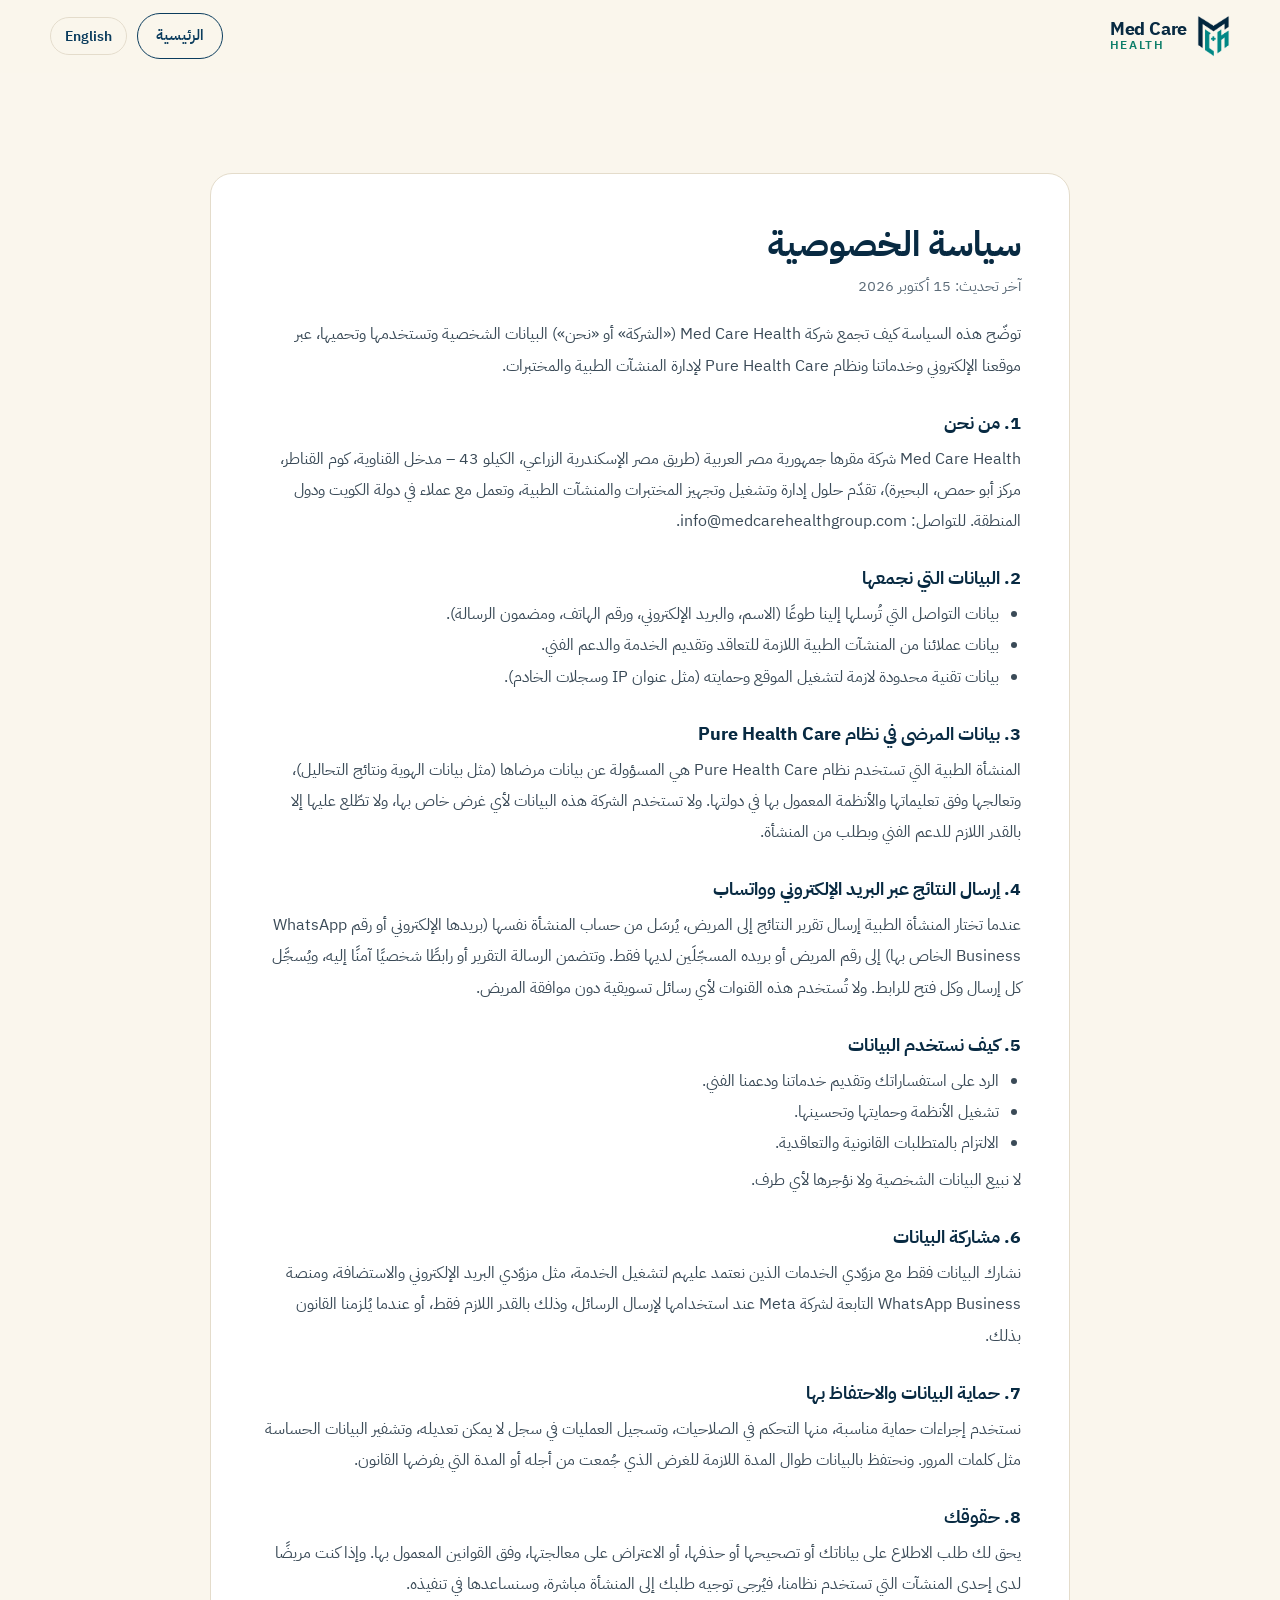
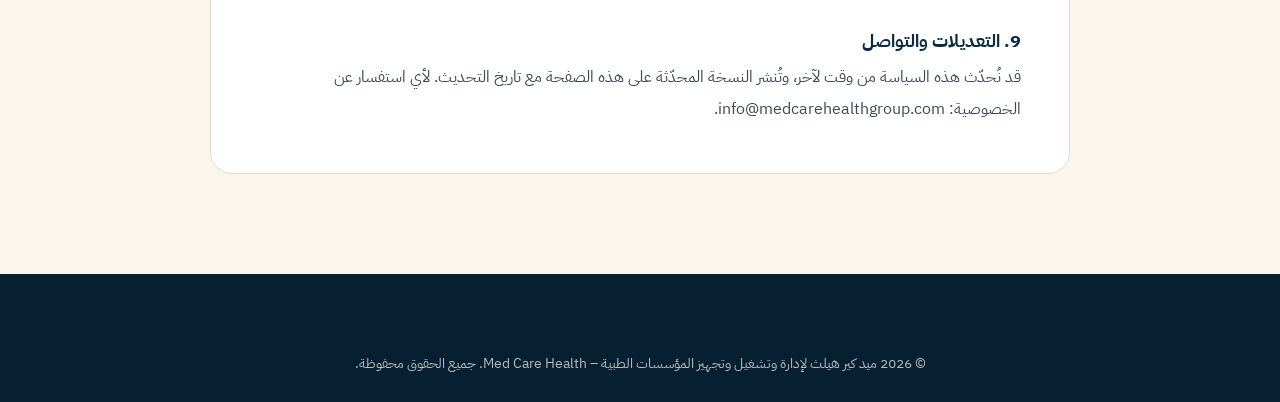
<file: privacy.html>
<!DOCTYPE html>
<html lang="ar" dir="rtl" data-title-en="Privacy Policy | Med Care Health">
<head>
  <meta charset="UTF-8">
  <meta name="viewport" content="width=device-width, initial-scale=1">
  <title>سياسة الخصوصية | Med Care Health</title>
  <meta name="description" content="سياسة الخصوصية لشركة Med Care Health ونظام Pure Health Care.">
  <meta name="theme-color" content="#0B3C5D">
  <link rel="icon" type="image/png" href="/img/mch-mark.png">
  <link rel="preconnect" href="https://fonts.googleapis.com">
  <link rel="preconnect" href="https://fonts.gstatic.com" crossorigin>
  <link href="https://fonts.googleapis.com/css2?family=IBM+Plex+Sans+Arabic:wght@400;500;600;700&display=swap" rel="stylesheet">
  <link rel="stylesheet" href="/site.css">
  <script type="application/ld+json">
  {"@context":"https://schema.org","@type":"Organization","name":"Med Care Health","url":"https://www.medcarehealthgroup.com","email":"info@medcarehealthgroup.com","address":[{"@type":"PostalAddress","streetAddress":"Cairo–Alexandria Agricultural Road, Km 43, beside Al-Qanawiya entrance","addressLocality":"Abu Hummus","addressRegion":"Beheira","addressCountry":"EG"},{"@type":"PostalAddress","streetAddress":"طريق مصر الإسكندرية الزراعي، الكيلو 43، بجوار مدخل القناوية","addressLocality":"أبو حمص","addressRegion":"البحيرة","addressCountry":"EG"}]}
  </script>
</head>
<body>
<header class="topbar">
  <div class="container nav">
    <a href="/" class="brand" data-keep-lang aria-label="Med Care Health">
      <img src="/img/mch-mark.png" alt="" width="34" height="44">
      <span class="brand-text"><b>Med Care</b><small>Health</small></span>
    </a>
    <div class="nav-actions">
      <a href="/" data-keep-lang class="btn ghost dark-text small" data-ar="الرئيسية" data-en="Home">الرئيسية</a>
      <button type="button" id="langBtn" class="lang" lang="en">English</button>
    </div>
  </div>
</header>
<main class="section">
  <div class="container">
      <article class="policy">
        <h1 data-ar="سياسة الخصوصية" data-en="Privacy Policy">سياسة الخصوصية</h1>
        <p class="updated" data-ar="آخر تحديث: 15 أكتوبر 2026" data-en="Last updated: 15 October 2026">آخر تحديث: 15 أكتوبر 2026</p>

        <p data-ar="توضّح هذه السياسة كيف تجمع شركة Med Care Health («الشركة» أو «نحن») البيانات الشخصية وتستخدمها وتحميها، عبر موقعنا الإلكتروني وخدماتنا ونظام Pure Health Care لإدارة المنشآت الطبية والمختبرات."
           data-en="This policy explains how Med Care Health (“the Company”, “we”) collects, uses and protects personal data through our website, our services and the Pure Health Care management system for medical facilities and laboratories.">توضّح هذه السياسة كيف تجمع شركة Med Care Health («الشركة» أو «نحن») البيانات الشخصية وتستخدمها وتحميها، عبر موقعنا الإلكتروني وخدماتنا ونظام Pure Health Care لإدارة المنشآت الطبية والمختبرات.</p>

        <h2 data-ar="1. من نحن" data-en="1. Who we are">1. من نحن</h2>
        <p data-ar="Med Care Health شركة مقرها جمهورية مصر العربية (طريق مصر الإسكندرية الزراعي، الكيلو 43 – مدخل القناوية، كوم القناطر، مركز أبو حمص، البحيرة)، تقدّم حلول إدارة وتشغيل وتجهيز المختبرات والمنشآت الطبية، وتعمل مع عملاء في دولة الكويت ودول المنطقة. للتواصل: info@medcarehealthgroup.com."
           data-en="Med Care Health is a company based in Egypt (Cairo–Alexandria Agricultural Road, Km 43 – El Qanawiya Entrance, Kom El Qanater, Abu Hummus, Beheira). We provide management, operation and setup solutions for laboratories and medical facilities, and work with clients in Kuwait and the region. Contact: info@medcarehealthgroup.com.">Med Care Health شركة مقرها جمهورية مصر العربية (طريق مصر الإسكندرية الزراعي، الكيلو 43 – مدخل القناوية، كوم القناطر، مركز أبو حمص، البحيرة)، تقدّم حلول إدارة وتشغيل وتجهيز المختبرات والمنشآت الطبية، وتعمل مع عملاء في دولة الكويت ودول المنطقة. للتواصل: info@medcarehealthgroup.com.</p>

        <h2 data-ar="2. البيانات التي نجمعها" data-en="2. Data we collect">2. البيانات التي نجمعها</h2>
        <ul>
          <li data-ar="بيانات التواصل التي تُرسلها إلينا طوعًا (الاسم، والبريد الإلكتروني، ورقم الهاتف، ومضمون الرسالة)." data-en="Contact details you send us voluntarily (name, email address, phone number and the content of your message).">بيانات التواصل التي تُرسلها إلينا طوعًا (الاسم، والبريد الإلكتروني، ورقم الهاتف، ومضمون الرسالة).</li>
          <li data-ar="بيانات عملائنا من المنشآت الطبية اللازمة للتعاقد وتقديم الخدمة والدعم الفني." data-en="Data about our clients (medical facilities) needed for contracting, service delivery and technical support.">بيانات عملائنا من المنشآت الطبية اللازمة للتعاقد وتقديم الخدمة والدعم الفني.</li>
          <li data-ar="بيانات تقنية محدودة لازمة لتشغيل الموقع وحمايته (مثل عنوان IP وسجلات الخادم)." data-en="Limited technical data needed to run and protect the website (such as IP address and server logs).">بيانات تقنية محدودة لازمة لتشغيل الموقع وحمايته (مثل عنوان IP وسجلات الخادم).</li>
        </ul>

        <h2 data-ar="3. بيانات المرضى في نظام Pure Health Care" data-en="3. Patient data in the Pure Health Care system">3. بيانات المرضى في نظام Pure Health Care</h2>
        <p data-ar="المنشأة الطبية التي تستخدم نظام Pure Health Care هي المسؤولة عن بيانات مرضاها (مثل بيانات الهوية ونتائج التحاليل)، وتعالجها وفق تعليماتها والأنظمة المعمول بها في دولتها. ولا تستخدم الشركة هذه البيانات لأي غرض خاص بها، ولا تطّلع عليها إلا بالقدر اللازم للدعم الفني وبطلب من المنشأة."
           data-en="A medical facility that uses Pure Health Care is responsible for its patients’ data (such as identity data and test results), which it processes under its own instructions and the laws of its country. The Company does not use this data for any purpose of its own and accesses it only as needed for technical support at the facility’s request.">المنشأة الطبية التي تستخدم نظام Pure Health Care هي المسؤولة عن بيانات مرضاها (مثل بيانات الهوية ونتائج التحاليل)، وتعالجها وفق تعليماتها والأنظمة المعمول بها في دولتها. ولا تستخدم الشركة هذه البيانات لأي غرض خاص بها، ولا تطّلع عليها إلا بالقدر اللازم للدعم الفني وبطلب من المنشأة.</p>

        <h2 data-ar="4. إرسال النتائج عبر البريد الإلكتروني وواتساب" data-en="4. Sending results by email and WhatsApp">4. إرسال النتائج عبر البريد الإلكتروني وواتساب</h2>
        <p data-ar="عندما تختار المنشأة الطبية إرسال تقرير النتائج إلى المريض، يُرسَل من حساب المنشأة نفسها (بريدها الإلكتروني أو رقم WhatsApp Business الخاص بها) إلى رقم المريض أو بريده المسجّلَين لديها فقط. وتتضمن الرسالة التقرير أو رابطًا شخصيًا آمنًا إليه، ويُسجَّل كل إرسال وكل فتح للرابط. ولا تُستخدم هذه القنوات لأي رسائل تسويقية دون موافقة المريض."
           data-en="When a medical facility chooses to send a results report to a patient, it is sent from the facility’s own account (its email or its own WhatsApp Business number) only to the phone number or email the facility has on record for that patient. The message contains the report or a secure personal link to it, and every sending and every opening of the link is logged. These channels are not used for marketing messages without the patient’s consent.">عندما تختار المنشأة الطبية إرسال تقرير النتائج إلى المريض، يُرسَل من حساب المنشأة نفسها (بريدها الإلكتروني أو رقم WhatsApp Business الخاص بها) إلى رقم المريض أو بريده المسجّلَين لديها فقط. وتتضمن الرسالة التقرير أو رابطًا شخصيًا آمنًا إليه، ويُسجَّل كل إرسال وكل فتح للرابط. ولا تُستخدم هذه القنوات لأي رسائل تسويقية دون موافقة المريض.</p>

        <h2 data-ar="5. كيف نستخدم البيانات" data-en="5. How we use data">5. كيف نستخدم البيانات</h2>
        <ul>
          <li data-ar="الرد على استفساراتك وتقديم خدماتنا ودعمنا الفني." data-en="To answer your enquiries and provide our services and technical support.">الرد على استفساراتك وتقديم خدماتنا ودعمنا الفني.</li>
          <li data-ar="تشغيل الأنظمة وحمايتها وتحسينها." data-en="To operate, secure and improve our systems.">تشغيل الأنظمة وحمايتها وتحسينها.</li>
          <li data-ar="الالتزام بالمتطلبات القانونية والتعاقدية." data-en="To meet legal and contractual requirements.">الالتزام بالمتطلبات القانونية والتعاقدية.</li>
        </ul>
        <p data-ar="لا نبيع البيانات الشخصية ولا نؤجرها لأي طرف." data-en="We do not sell or rent personal data to anyone.">لا نبيع البيانات الشخصية ولا نؤجرها لأي طرف.</p>

        <h2 data-ar="6. مشاركة البيانات" data-en="6. Sharing data">6. مشاركة البيانات</h2>
        <p data-ar="نشارك البيانات فقط مع مزوّدي الخدمات الذين نعتمد عليهم لتشغيل الخدمة، مثل مزوّدي البريد الإلكتروني والاستضافة، ومنصة WhatsApp Business التابعة لشركة Meta عند استخدامها لإرسال الرسائل، وذلك بالقدر اللازم فقط، أو عندما يُلزمنا القانون بذلك."
           data-en="We share data only with service providers we rely on to run the service, such as email and hosting providers and Meta’s WhatsApp Business Platform when it is used to send messages, only to the extent needed, or when the law requires it.">نشارك البيانات فقط مع مزوّدي الخدمات الذين نعتمد عليهم لتشغيل الخدمة، مثل مزوّدي البريد الإلكتروني والاستضافة، ومنصة WhatsApp Business التابعة لشركة Meta عند استخدامها لإرسال الرسائل، وذلك بالقدر اللازم فقط، أو عندما يُلزمنا القانون بذلك.</p>

        <h2 data-ar="7. حماية البيانات والاحتفاظ بها" data-en="7. Security and retention">7. حماية البيانات والاحتفاظ بها</h2>
        <p data-ar="نستخدم إجراءات حماية مناسبة، منها التحكم في الصلاحيات، وتسجيل العمليات في سجل لا يمكن تعديله، وتشفير البيانات الحساسة مثل كلمات المرور. ونحتفظ بالبيانات طوال المدة اللازمة للغرض الذي جُمعت من أجله أو المدة التي يفرضها القانون."
           data-en="We use appropriate safeguards, including access permissions, a tamper-evident audit log of operations, and encryption of sensitive data such as passwords. We keep data for as long as needed for the purpose it was collected for, or as long as the law requires.">نستخدم إجراءات حماية مناسبة، منها التحكم في الصلاحيات، وتسجيل العمليات في سجل لا يمكن تعديله، وتشفير البيانات الحساسة مثل كلمات المرور. ونحتفظ بالبيانات طوال المدة اللازمة للغرض الذي جُمعت من أجله أو المدة التي يفرضها القانون.</p>

        <h2 data-ar="8. حقوقك" data-en="8. Your rights">8. حقوقك</h2>
        <p data-ar="يحق لك طلب الاطلاع على بياناتك أو تصحيحها أو حذفها، أو الاعتراض على معالجتها، وفق القوانين المعمول بها. وإذا كنت مريضًا لدى إحدى المنشآت التي تستخدم نظامنا، فيُرجى توجيه طلبك إلى المنشأة مباشرة، وسنساعدها في تنفيذه."
           data-en="You may ask to access, correct or delete your data, or object to its processing, under the applicable laws. If you are a patient of a facility that uses our system, please send your request to that facility directly, and we will help it carry out the request.">يحق لك طلب الاطلاع على بياناتك أو تصحيحها أو حذفها، أو الاعتراض على معالجتها، وفق القوانين المعمول بها. وإذا كنت مريضًا لدى إحدى المنشآت التي تستخدم نظامنا، فيُرجى توجيه طلبك إلى المنشأة مباشرة، وسنساعدها في تنفيذه.</p>

        <h2 data-ar="9. التعديلات والتواصل" data-en="9. Changes and contact">9. التعديلات والتواصل</h2>
        <p data-ar="قد نُحدّث هذه السياسة من وقت لآخر، وتُنشر النسخة المحدّثة على هذه الصفحة مع تاريخ التحديث. لأي استفسار عن الخصوصية: info@medcarehealthgroup.com."
           data-en="We may update this policy from time to time; the updated version is published on this page with its date. For any privacy question: info@medcarehealthgroup.com.">قد نُحدّث هذه السياسة من وقت لآخر، وتُنشر النسخة المحدّثة على هذه الصفحة مع تاريخ التحديث. لأي استفسار عن الخصوصية: info@medcarehealthgroup.com.</p>
      </article>

  </div>
</main>
<footer class="footer">
  <div class="container foot-bottom">
    <span data-ar="© 2026 ميد كير هيلث لإدارة وتشغيل وتجهيز المؤسسات الطبية – Med Care Health. جميع الحقوق محفوظة." data-en="© 2026 Med Care Health. All rights reserved.">© 2026 ميد كير هيلث لإدارة وتشغيل وتجهيز المؤسسات الطبية – Med Care Health. جميع الحقوق محفوظة.</span>
  </div>
</footer>
<script src="/site.js"></script>
</body>
</html>
</file>
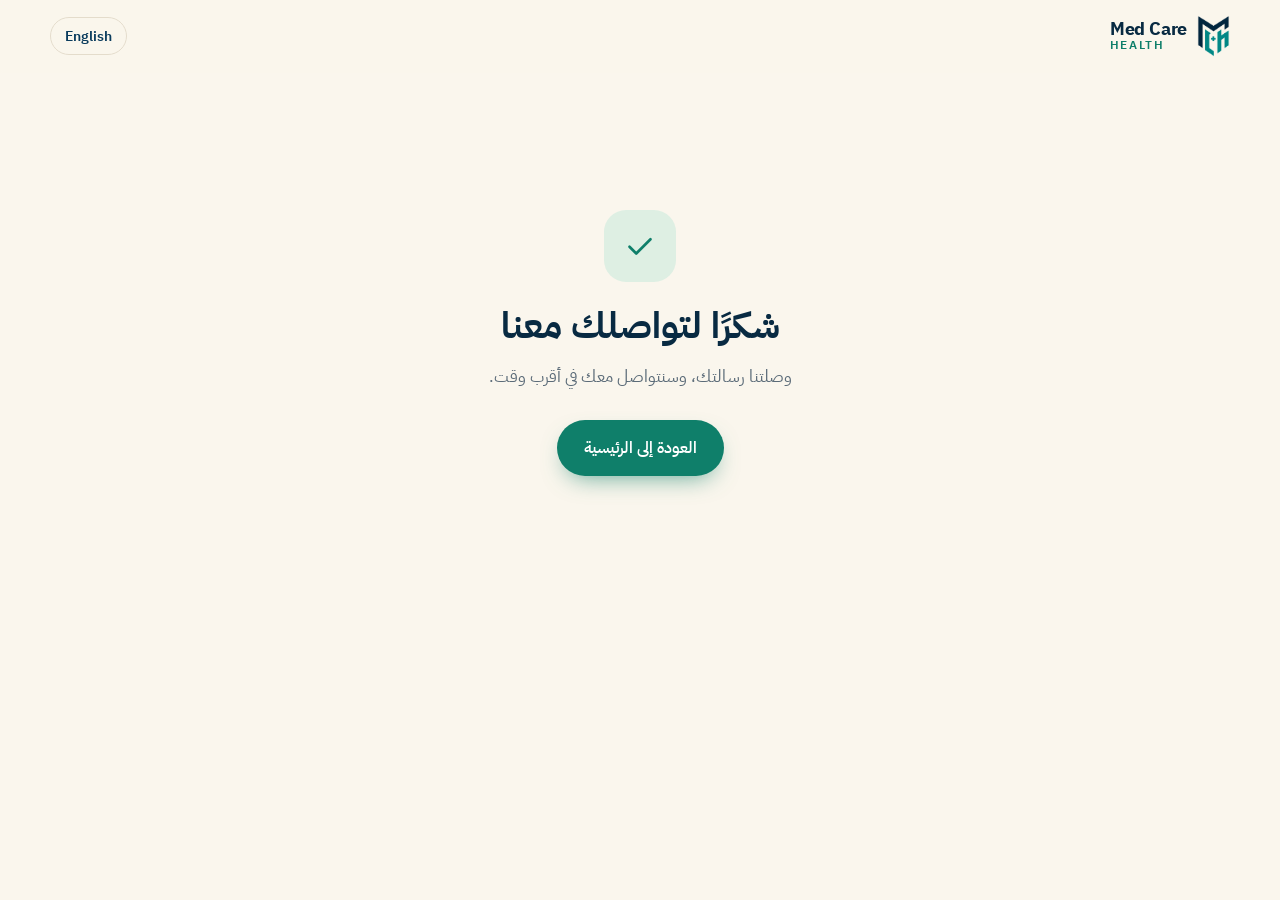
<file: thanks.html>
<!DOCTYPE html>
<html lang="ar" dir="rtl" data-title-en="Thank you | Med Care Health">
<head>
  <meta charset="UTF-8">
  <meta name="viewport" content="width=device-width, initial-scale=1">
  <meta name="robots" content="noindex">
  <title>شكرًا لتواصلك | Med Care Health</title>
  <meta name="theme-color" content="#0B3C5D">
  <link rel="icon" type="image/png" href="/img/mch-mark.png">
  <link rel="preconnect" href="https://fonts.googleapis.com">
  <link rel="preconnect" href="https://fonts.gstatic.com" crossorigin>
  <link href="https://fonts.googleapis.com/css2?family=IBM+Plex+Sans+Arabic:wght@400;500;600;700&display=swap" rel="stylesheet">
  <link rel="stylesheet" href="/site.css">
</head>
<body>
<header class="topbar">
  <div class="container nav">
    <a href="/" class="brand" data-keep-lang aria-label="Med Care Health">
      <img src="/img/mch-mark.png" alt="" width="34" height="44">
      <span class="brand-text"><b>Med Care</b><small>Health</small></span>
    </a>
    <div class="nav-actions"><button type="button" id="langBtn" class="lang" lang="en">English</button></div>
  </div>
</header>
<main class="section simple">
  <div class="container">
    <span class="ic"><svg viewBox="0 0 24 24"><path d="M5 12.5l4.5 4.5L19 7.5"/></svg></span>
    <h1 data-ar="شكرًا لتواصلك معنا" data-en="Thank you for contacting us">شكرًا لتواصلك معنا</h1>
    <p data-ar="وصلتنا رسالتك، وسنتواصل معك في أقرب وقت." data-en="We have received your message and will get back to you shortly.">وصلتنا رسالتك، وسنتواصل معك في أقرب وقت.</p>
    <a href="/" data-keep-lang class="btn primary" data-ar="العودة إلى الرئيسية" data-en="Back to home">العودة إلى الرئيسية</a>
  </div>
</main>
<script src="/site.js"></script>
</body>
</html>
</file>
<file: site.css>
:root {
  --navy: #0B3C5D;
  --navy-900: #082A42;
  --navy-950: #061F31;
  --teal: #17B899;
  --teal-ink: #0F7F6A;
  --cream: #EFE4D0;
  --paper: #FAF6ED;
  --ink: #12212E;
  --muted: #5B6B78;
  --line: #E4DCCB;
  --white: #fff;
  --radius: 18px;
  --shadow: 0 18px 50px -20px rgba(8, 42, 66, .28);
  --font: "IBM Plex Sans Arabic", system-ui, -apple-system, "Segoe UI", Tahoma, sans-serif;
}

* { box-sizing: border-box; }
html { scroll-behavior: smooth; scroll-padding-top: 84px; }
body { margin: 0; font-family: var(--font); color: var(--ink); background: var(--paper); line-height: 1.75; -webkit-font-smoothing: antialiased; }
img { max-width: 100%; display: block; }
a { color: inherit; text-decoration: none; }
h1, h2, h3 { line-height: 1.3; margin: 0; color: var(--navy-900); }
p { margin: 0; }
.container { width: min(1180px, 100% - 32px); margin-inline: auto; }

/* أزرار */
.btn { display: inline-flex; align-items: center; justify-content: center; gap: 8px; padding: 13px 26px; border-radius: 999px; font-weight: 600; font-size: 1rem; border: 1.5px solid transparent; cursor: pointer; font-family: inherit; transition: transform .2s, box-shadow .2s, background .2s; }
.btn:hover { transform: translateY(-2px); }
.btn.primary { background: var(--teal-ink); color: #fff; box-shadow: 0 10px 24px -10px rgba(15, 127, 106, .7); }
.btn.primary:hover { background: #0C6B59; }
.btn.ghost { border-color: rgba(255,255,255,.45); color: #fff; }
.btn.ghost:hover { background: rgba(255,255,255,.1); }
.btn.ghost.dark-text { border-color: var(--navy); color: var(--navy); }
.btn.ghost.dark-text:hover { background: rgba(11,60,93,.06); }
.btn.small { padding: 9px 18px; font-size: .92rem; }
.btn.full { width: 100%; }

.eyebrow { display: inline-block; font-size: .85rem; font-weight: 600; letter-spacing: .02em; color: var(--teal-ink); background: rgba(23, 184, 153, .12); padding: 4px 12px; border-radius: 999px; margin-bottom: 14px; }
.eyebrow.light { color: #7BE3CC; background: rgba(23, 184, 153, .16); }

/* الشريط العلوي */
.topbar { position: sticky; top: 0; z-index: 50; background: rgba(250, 246, 237, .86); backdrop-filter: saturate(160%) blur(12px); -webkit-backdrop-filter: saturate(160%) blur(12px); border-bottom: 1px solid transparent; transition: border-color .2s, box-shadow .2s; }
.topbar.scrolled { border-color: var(--line); box-shadow: 0 6px 20px -16px rgba(8,42,66,.4); }
.nav { display: flex; align-items: center; justify-content: space-between; gap: 20px; height: 72px; }
.brand { display: flex; align-items: center; gap: 10px; }
.brand img { height: 42px; width: auto; }
.brand-text { display: flex; flex-direction: column; line-height: 1.1; direction: ltr; text-align: start; }
.brand-text b { font-size: 1.12rem; color: var(--navy-900); letter-spacing: -.01em; }
.brand-text small { font-size: .74rem; color: var(--teal-ink); letter-spacing: .14em; text-transform: uppercase; font-weight: 600; }
.menu { display: flex; gap: 4px; }
.menu a { padding: 8px 12px; border-radius: 10px; font-weight: 500; color: #2A3B48; font-size: .97rem; transition: background .2s, color .2s; }
.menu a:hover { background: rgba(11,60,93,.07); color: var(--navy); }
.nav-actions { display: flex; align-items: center; gap: 10px; }
.lang { font-family: var(--font); background: transparent; border: 1.5px solid var(--line); color: var(--navy); border-radius: 999px; padding: 7px 14px; font-weight: 600; cursor: pointer; font-size: .9rem; }
.lang:hover { border-color: var(--navy); }
.burger { display: none; width: 42px; height: 42px; border-radius: 12px; border: 1.5px solid var(--line); background: transparent; flex-direction: column; justify-content: center; align-items: center; gap: 4px; cursor: pointer; }
.burger span { width: 18px; height: 2px; background: var(--navy); border-radius: 2px; transition: transform .25s, opacity .25s; }
.burger[aria-expanded="true"] span:nth-child(1) { transform: translateY(6px) rotate(45deg); }
.burger[aria-expanded="true"] span:nth-child(2) { opacity: 0; }
.burger[aria-expanded="true"] span:nth-child(3) { transform: translateY(-6px) rotate(-45deg); }

/* الواجهة */
.hero { position: relative; overflow: hidden; background: var(--navy-950); color: #fff; padding: 84px 0 110px; }
.hero-bg { position: absolute; inset: 0; background:
  radial-gradient(700px 420px at 85% 10%, rgba(23,184,153,.28), transparent 60%),
  radial-gradient(600px 500px at 5% 100%, rgba(23,184,153,.14), transparent 60%),
  linear-gradient(160deg, var(--navy) 0%, var(--navy-950) 70%); }
.hero-bg::after { content: ""; position: absolute; inset: 0; background-image: linear-gradient(rgba(255,255,255,.04) 1px, transparent 1px), linear-gradient(90deg, rgba(255,255,255,.04) 1px, transparent 1px); background-size: 44px 44px; mask-image: radial-gradient(ellipse at 50% 40%, #000 30%, transparent 75%); -webkit-mask-image: radial-gradient(ellipse at 50% 40%, #000 30%, transparent 75%); }
.hero-inner { position: relative; display: grid; grid-template-columns: 1.05fr 1fr; gap: 56px; align-items: center; }
.hero .eyebrow { color: #7BE3CC; background: rgba(23,184,153,.16); }
.hero h1 { color: #fff; font-size: clamp(2rem, 4.2vw, 3.25rem); font-weight: 700; letter-spacing: -.01em; }
.hero .lead { margin-top: 20px; font-size: 1.12rem; color: rgba(255,255,255,.8); max-width: 580px; }
.actions { display: flex; flex-wrap: wrap; gap: 12px; margin-top: 30px; }
.hero-points { list-style: none; padding: 0; margin: 30px 0 0; display: flex; flex-wrap: wrap; gap: 10px 22px; color: rgba(255,255,255,.78); font-size: .95rem; }
.hero-points li { display: flex; align-items: center; gap: 8px; }
.hero-points li::before { content: ""; width: 18px; height: 18px; border-radius: 50%; background: rgba(23,184,153,.2) url("data:image/svg+xml,%3Csvg xmlns='http://www.w3.org/2000/svg' viewBox='0 0 24 24' fill='none' stroke='%237BE3CC' stroke-width='3' stroke-linecap='round' stroke-linejoin='round'%3E%3Cpath d='M6 12.5l4 4 8-9'/%3E%3C/svg%3E") center/12px no-repeat; flex: none; }

.hero-visual { position: relative; padding: 24px 10px 40px; }
.mock { background: #fff; color: var(--ink); border-radius: 18px; box-shadow: 0 40px 80px -30px rgba(0,0,0,.6); overflow: hidden; transform: perspective(1400px) rotateY(-6deg) rotateX(3deg); }
[dir="ltr"] .mock { transform: perspective(1400px) rotateY(6deg) rotateX(3deg); }
.mock-bar { display: flex; align-items: center; gap: 6px; padding: 10px 14px; background: #F3EEE3; border-bottom: 1px solid var(--line); direction: ltr; }
.mock-bar i { width: 10px; height: 10px; border-radius: 50%; background: #D8CFBD; }
.mock-bar span { margin-inline-start: 10px; font-size: .78rem; color: var(--muted); font-weight: 600; }
.mock-body { display: grid; grid-template-columns: 128px 1fr; min-height: 300px; }
.mock-side { background: var(--navy); padding: 14px 10px; display: flex; flex-direction: column; gap: 4px; }
.mock-side img { width: 34px; height: 34px; border-radius: 9px; margin: 0 4px 10px; }
.mock-side b { font-weight: 500; font-size: .8rem; color: rgba(255,255,255,.72); padding: 7px 10px; border-radius: 8px; }
.mock-side b.on { background: rgba(23,184,153,.22); color: #fff; }
.mock-main { padding: 16px 18px; }
.mock-title { font-weight: 700; color: var(--navy-900); font-size: .92rem; margin-bottom: 12px; }
.stages { list-style: none; padding: 0; margin: 0 0 16px; display: flex; flex-wrap: wrap; gap: 6px; }
.stages li { font-size: .72rem; padding: 4px 9px; border-radius: 999px; background: #F1ECE1; color: var(--muted); font-weight: 500; }
.stages li.done { background: rgba(23,184,153,.14); color: var(--teal-ink); }
.stages li.now { background: var(--teal-ink); color: #fff; box-shadow: 0 0 0 4px rgba(23,184,153,.18); }
.mock-rows { display: grid; gap: 8px; }
.mock-rows div { display: flex; justify-content: space-between; align-items: center; padding: 10px 12px; border: 1px solid var(--line); border-radius: 10px; font-size: .84rem; }
.mock-rows span { font-weight: 600; direction: ltr; }
.mock-rows em { font-style: normal; font-size: .72rem; padding: 3px 9px; border-radius: 999px; font-weight: 600; }
.mock-rows .ok { background: rgba(23,184,153,.14); color: var(--teal-ink); }
.mock-rows .warn { background: #FFF1D6; color: #96600A; }
.mock-rows .run { background: #E3EEF7; color: var(--navy); }
.float-card { position: absolute; display: flex; align-items: center; gap: 12px; background: #fff; color: var(--ink); border-radius: 14px; padding: 12px 16px; box-shadow: var(--shadow); animation: floaty 6s ease-in-out infinite; }
.float-card b { display: block; font-size: .86rem; color: var(--navy-900); }
.float-card small { display: block; font-size: .74rem; color: var(--muted); line-height: 1.4; }
.qr-card { inset-inline-start: -18px; bottom: 0; }
.qr-card svg { color: var(--navy); flex: none; }
.alert-card { inset-inline-end: -10px; top: 0; animation-delay: -3s; }
.alert-card .dot { width: 12px; height: 12px; border-radius: 50%; background: #E0533D; box-shadow: 0 0 0 5px rgba(224,83,61,.18); flex: none; }
@keyframes floaty { 0%,100% { transform: translateY(0); } 50% { transform: translateY(-8px); } }

/* الدول */
.strip { margin-top: -48px; position: relative; z-index: 2; }
.strip-grid { display: grid; grid-template-columns: repeat(4, 1fr); background: #fff; border-radius: var(--radius); box-shadow: var(--shadow); overflow: hidden; }
.strip-grid > div { padding: 22px 24px; border-inline-start: 1px solid var(--line); }
.strip-grid > div:first-child { border-inline-start: 0; }
.strip-grid strong { display: block; color: var(--navy-900); font-size: 1.08rem; }
.strip-grid span { color: var(--muted); font-size: .92rem; }

/* الأقسام */
.section { padding: 100px 0; }
.section.tint { background: #F3ECDD; }
.head { text-align: center; max-width: 760px; margin: 0 auto 50px; }
.head h2, .about h2, .contact h2 { font-size: clamp(1.6rem, 3vw, 2.3rem); }
.head-sub { margin-top: 14px; color: var(--muted); font-size: 1.05rem; }
.center { text-align: center; margin-top: 44px; }
.two-btns { display: flex; flex-wrap: wrap; gap: 12px; justify-content: center; }

.ic { display: inline-grid; place-items: center; width: 48px; height: 48px; border-radius: 14px; background: rgba(23,184,153,.12); color: var(--teal-ink); flex: none; }
.ic svg { width: 24px; height: 24px; fill: none; stroke: currentColor; stroke-width: 1.8; stroke-linecap: round; stroke-linejoin: round; }

/* من نحن */
.about { display: grid; grid-template-columns: 1.1fr 1fr; gap: 64px; align-items: center; }
.about > div:first-child p { color: #3A4A57; margin-top: 16px; font-size: 1.05rem; }
.values { display: grid; gap: 14px; }
.value { display: flex; gap: 16px; align-items: flex-start; background: #fff; border: 1px solid var(--line); border-radius: var(--radius); padding: 20px; }
.value h3 { font-size: 1.05rem; }
.value p { color: var(--muted); font-size: .95rem; margin-top: 4px; }

/* الخدمات */
.cards { display: grid; grid-template-columns: repeat(3, 1fr); gap: 20px; }
.card { background: #fff; border: 1px solid var(--line); border-radius: var(--radius); padding: 28px; transition: transform .25s, box-shadow .25s, border-color .25s; }
.card:hover { transform: translateY(-4px); box-shadow: var(--shadow); border-color: transparent; }
.card h3 { font-size: 1.12rem; margin: 18px 0 8px; }
.card p { color: var(--muted); font-size: .95rem; }

/* النظام */
.section.dark { background: var(--navy-950); color: #fff; position: relative; overflow: hidden; }
.section.dark::before { content: ""; position: absolute; inset: 0; background: radial-gradient(800px 400px at 50% -10%, rgba(23,184,153,.18), transparent 60%); pointer-events: none; }
.section.dark .container { position: relative; }
.section.dark h2, .section.dark h3 { color: #fff; }
.system-head { display: flex; gap: 24px; align-items: center; max-width: 860px; margin: 0 auto 50px; }
.phc-icon { width: 88px; height: 88px; border-radius: 22px; box-shadow: 0 16px 40px -14px rgba(0,0,0,.6); flex: none; }
.system-head h2 { font-size: clamp(1.8rem, 3.4vw, 2.6rem); }
.system-head .sub { color: rgba(255,255,255,.75); margin-top: 8px; font-size: 1.05rem; }
.modules { display: grid; grid-template-columns: repeat(3, 1fr); gap: 18px; }
.module { background: rgba(255,255,255,.05); border: 1px solid rgba(255,255,255,.1); border-radius: var(--radius); padding: 24px; transition: background .25s, border-color .25s; }
.module:hover { background: rgba(255,255,255,.08); border-color: rgba(23,184,153,.45); }
.module h3 { font-size: 1.12rem; padding-bottom: 12px; margin-bottom: 12px; border-bottom: 1px solid rgba(255,255,255,.1); }
.module ul { list-style: none; padding: 0; margin: 0; display: grid; gap: 8px; }
.module li { position: relative; padding-inline-start: 20px; color: rgba(255,255,255,.78); font-size: .94rem; line-height: 1.6; }
.module li::before { content: ""; position: absolute; inset-inline-start: 0; top: .6em; width: 8px; height: 8px; border-radius: 50%; background: var(--teal); }
.features { display: grid; grid-template-columns: repeat(4, 1fr); gap: 1px; margin-top: 28px; background: rgba(255,255,255,.1); border-radius: var(--radius); overflow: hidden; }
.features div { background: var(--navy-900); padding: 20px 22px; }
.features b { display: block; color: #7BE3CC; font-size: 1.02rem; }
.features span { color: rgba(255,255,255,.7); font-size: .9rem; }
.soon { display: flex; flex-wrap: wrap; align-items: center; justify-content: center; gap: 8px; margin-top: 28px; }
.soon span { color: rgba(255,255,255,.7); font-weight: 600; margin-inline-end: 4px; }
.soon em { font-style: normal; font-size: .88rem; padding: 5px 14px; border-radius: 999px; border: 1px dashed rgba(255,255,255,.3); color: rgba(255,255,255,.85); }
.other-product { display: flex; gap: 20px; align-items: center; margin: 36px auto 0; max-width: 760px; padding: 22px 26px; border-radius: var(--radius); background: linear-gradient(120deg, rgba(23,184,153,.16), rgba(255,255,255,.04)); border: 1px solid rgba(23,184,153,.3); }
.other-product .ic { background: rgba(23,184,153,.2); color: #7BE3CC; }
.other-product .eyebrow { margin-bottom: 6px; }
.other-product h3 { font-size: 1.15rem; }
.other-product p:last-child { color: rgba(255,255,255,.75); font-size: .95rem; }

/* التوظيف */
.tracks { display: grid; grid-template-columns: repeat(3, 1fr); gap: 20px; }
.track { background: #fff; border: 1px solid var(--line); border-radius: var(--radius); padding: 28px; }
.track h3 { font-size: 1.12rem; margin: 18px 0 8px; }
.track p { color: var(--muted); font-size: .95rem; }
.route { display: flex; align-items: center; gap: 10px; height: 48px; }
.route b { background: var(--navy); color: #fff; font-size: .85rem; padding: 6px 14px; border-radius: 999px; font-weight: 600; }
.route i { flex: 1; height: 2px; background: repeating-linear-gradient(90deg, var(--teal) 0 6px, transparent 6px 11px); position: relative; }
.route i::after { content: ""; position: absolute; inset-inline-end: -2px; top: -4px; border: 5px solid transparent; border-inline-start: 7px solid var(--teal); }

/* طريقة العمل */
.steps { list-style: none; padding: 0; margin: 0; display: grid; grid-template-columns: repeat(4, 1fr); gap: 20px; counter-reset: s; }
.steps li { position: relative; padding: 26px 24px; border-radius: var(--radius); background: #fff; border: 1px solid var(--line); }
.steps b { font-size: 2.2rem; font-weight: 700; color: transparent; -webkit-text-stroke: 1.5px var(--teal); line-height: 1; }
.steps h3 { font-size: 1.12rem; margin: 14px 0 6px; }
.steps p { color: var(--muted); font-size: .94rem; }

/* الخبرات */
.projects { display: grid; grid-template-columns: repeat(3, 1fr); gap: 18px; }
.project { background: #fff; border-radius: var(--radius); padding: 24px; border: 1px solid var(--line); border-top: 4px solid var(--navy); }
.project.partner { border-top-color: var(--teal); }
.tag { display: inline-block; font-size: .78rem; font-weight: 600; color: var(--navy); background: rgba(11,60,93,.08); padding: 3px 10px; border-radius: 999px; }
.project h3 { font-size: 1.1rem; margin: 12px 0 6px; }
.project p { color: var(--muted); font-size: .94rem; }

/* التواصل */
.contact { display: grid; grid-template-columns: 1fr 1.1fr; gap: 56px; align-items: start; }
.contact-info > p { color: #3A4A57; margin-top: 14px; font-size: 1.05rem; }
.channels { list-style: none; padding: 0; margin: 28px 0 0; display: grid; gap: 10px; }
.ch { display: flex; align-items: center; gap: 14px; padding: 14px 16px; border-radius: 14px; background: #fff; border: 1px solid var(--line); transition: border-color .2s, transform .2s; }
a.ch:hover { border-color: var(--teal); transform: translateY(-2px); }
.ch b { display: block; color: var(--navy-900); font-size: .95rem; }
.ch small { display: block; color: var(--muted); font-size: .9rem; line-height: 1.5; }
.ch.wa .ic { background: #25D366; color: #fff; }
.form { background: #fff; border-radius: 22px; padding: 32px; box-shadow: var(--shadow); border: 1px solid var(--line); display: grid; gap: 16px; }
.form h3 { font-size: 1.3rem; margin-bottom: 4px; }
.form .row { display: grid; grid-template-columns: 1fr 1fr; gap: 16px; }
.form label { display: grid; gap: 6px; font-size: .9rem; font-weight: 600; color: #2A3B48; }
.form input, .form select, .form textarea { font-family: inherit; font-size: 1rem; padding: 12px 14px; border: 1.5px solid var(--line); border-radius: 12px; background: #FDFBF6; color: var(--ink); width: 100%; transition: border-color .2s, box-shadow .2s; }
.form input[dir="ltr"] { text-align: start; }
[dir="rtl"] .form input[dir="ltr"] { text-align: right; }
.form input:focus, .form select:focus, .form textarea:focus { outline: none; border-color: var(--teal-ink); box-shadow: 0 0 0 4px rgba(23,184,153,.15); background: #fff; }
.form textarea { resize: vertical; }
.hp { position: absolute; inset-inline-start: -9999px; }

/* التذييل */
.footer { background: var(--navy-950); color: rgba(255,255,255,.7); padding: 56px 0 26px; }
.foot-grid { display: flex; justify-content: space-between; align-items: center; gap: 30px; flex-wrap: wrap; padding-bottom: 28px; border-bottom: 1px solid rgba(255,255,255,.1); }
.foot-logo { width: 220px; height: auto; background: #fff; border-radius: 14px; padding: 10px 14px; }
.foot-links { display: flex; flex-wrap: wrap; gap: 6px 22px; }
.foot-links a:hover { color: #fff; }
.foot-bottom { padding-top: 22px; font-size: .88rem; text-align: center; }

.wa-float { position: fixed; inset-inline-end: 20px; bottom: 20px; width: 56px; height: 56px; border-radius: 50%; background: #25D366; color: #fff; display: grid; place-items: center; box-shadow: 0 12px 28px -8px rgba(0,0,0,.4); z-index: 40; transition: transform .2s; }
.wa-float:hover { transform: scale(1.07); }
.wa-float svg { width: 28px; height: 28px; fill: none; stroke: currentColor; stroke-width: 1.8; stroke-linecap: round; stroke-linejoin: round; }

/* الظهور التدريجي */
.reveal { opacity: 0; transform: translateY(18px); transition: opacity .7s ease, transform .7s ease; }
.reveal.in { opacity: 1; transform: none; }
.no-js .reveal { opacity: 1; transform: none; }
@media (prefers-reduced-motion: reduce) {
  html { scroll-behavior: auto; }
  .reveal { opacity: 1; transform: none; transition: none; }
  .float-card { animation: none; }
}

/* الشاشات الأصغر */
@media (max-width: 1060px) {
  .menu a { padding: 8px 8px; font-size: .92rem; }
  .hide-sm { display: none; }
}
@media (max-width: 960px) {
  .burger { display: flex; }
  .menu { position: absolute; top: 72px; inset-inline: 0; flex-direction: column; background: var(--paper); padding: 10px 16px 18px; border-bottom: 1px solid var(--line); box-shadow: 0 20px 30px -20px rgba(8,42,66,.35); display: none; }
  .menu.open { display: flex; }
  .menu a { padding: 12px 10px; font-size: 1rem; }
  .hero-inner, .about, .contact { grid-template-columns: 1fr; gap: 44px; }
  .hero { padding: 56px 0 100px; }
  .hero-visual { max-width: 560px; margin-inline: auto; width: 100%; }
  .cards, .modules, .projects, .tracks { grid-template-columns: 1fr 1fr; }
  .steps, .features, .strip-grid { grid-template-columns: 1fr 1fr; }
  .strip-grid > div:nth-child(3) { border-inline-start: 0; }
  .strip-grid > div:nth-child(n+3) { border-top: 1px solid var(--line); }
}
@media (max-width: 620px) {
  .section { padding: 72px 0; }
  .cards, .modules, .projects, .tracks, .steps, .features, .form .row { grid-template-columns: 1fr; }
  .brand-text small { letter-spacing: .08em; }
  .lang { padding: 6px 11px; }
  .mock { transform: none !important; }
  .mock-body { grid-template-columns: 1fr; }
  .mock-side { flex-direction: row; overflow: hidden; align-items: center; }
  .mock-side img { margin: 0 4px 0 0; width: 28px; height: 28px; }
  .mock-side b:nth-of-type(n+4) { display: none; }
  .qr-card { inset-inline-start: 0; bottom: -6px; }
  .alert-card { inset-inline-end: 0; top: -4px; }
  .system-head, .other-product { flex-direction: column; text-align: center; align-items: center; }
  .system-head h2 { text-align: center; }
  .form { padding: 22px; }
  .strip-grid > div { padding: 16px; }
}

/* صفحة الخصوصية والصفحات البسيطة */
.policy { max-width: 860px; margin: 0 auto; background: #fff; border: 1px solid var(--line); border-radius: 22px; padding: clamp(24px, 5vw, 48px); }
.policy h1 { font-size: clamp(1.7rem, 3vw, 2.2rem); margin-bottom: 4px; }
.policy h2 { font-size: 1.15rem; margin: 30px 0 8px; }
.policy p, .policy li { color: #3A4A57; line-height: 1.95; }
.policy p + p { margin-top: 10px; }
.policy ul { padding-inline-start: 22px; margin: 6px 0; }
.policy .updated { color: var(--muted); font-size: .95rem; margin-bottom: 18px; }
.simple { min-height: 60vh; display: grid; place-items: center; text-align: center; }
.simple .ic { width: 72px; height: 72px; border-radius: 22px; margin: 0 auto 20px; }
.simple .ic svg { width: 36px; height: 36px; }
.simple h1 { font-size: clamp(1.7rem, 3vw, 2.3rem); }
.simple p { color: var(--muted); margin: 12px auto 28px; max-width: 520px; font-size: 1.05rem; }
</file>
